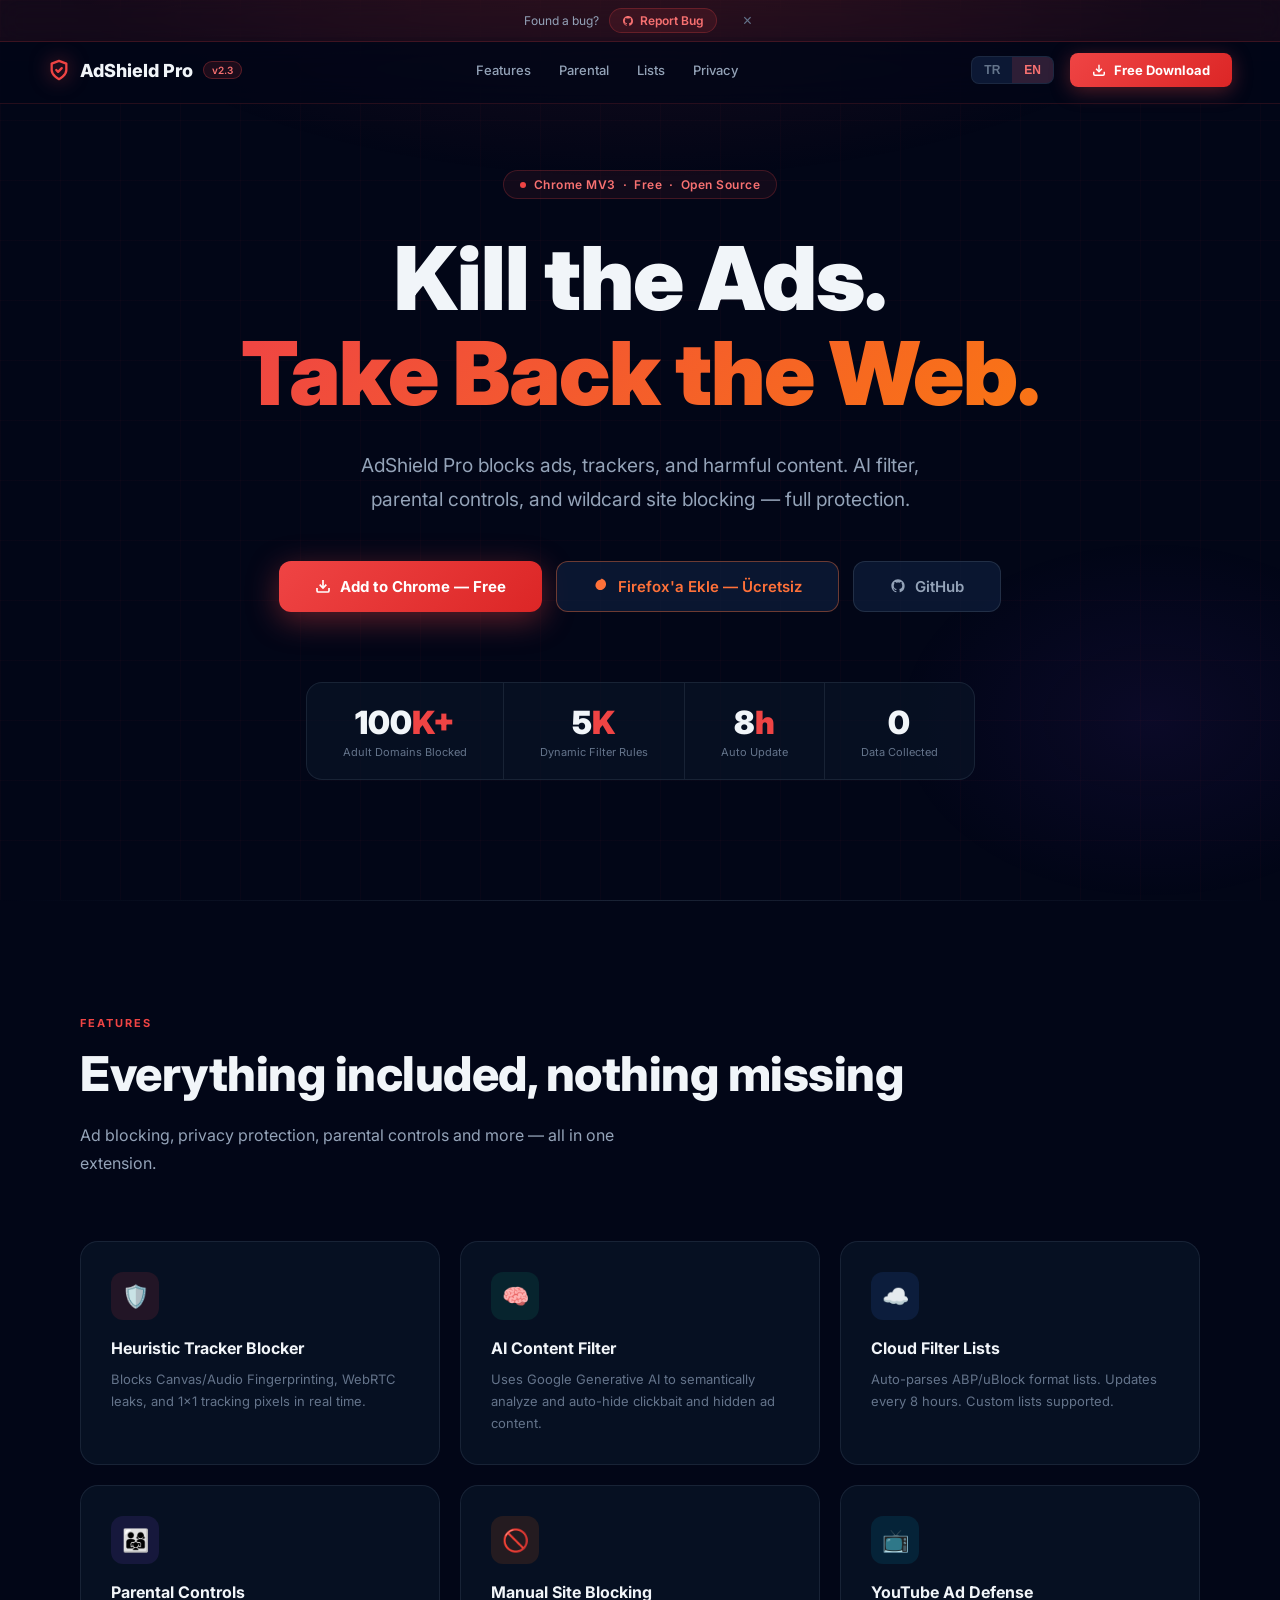
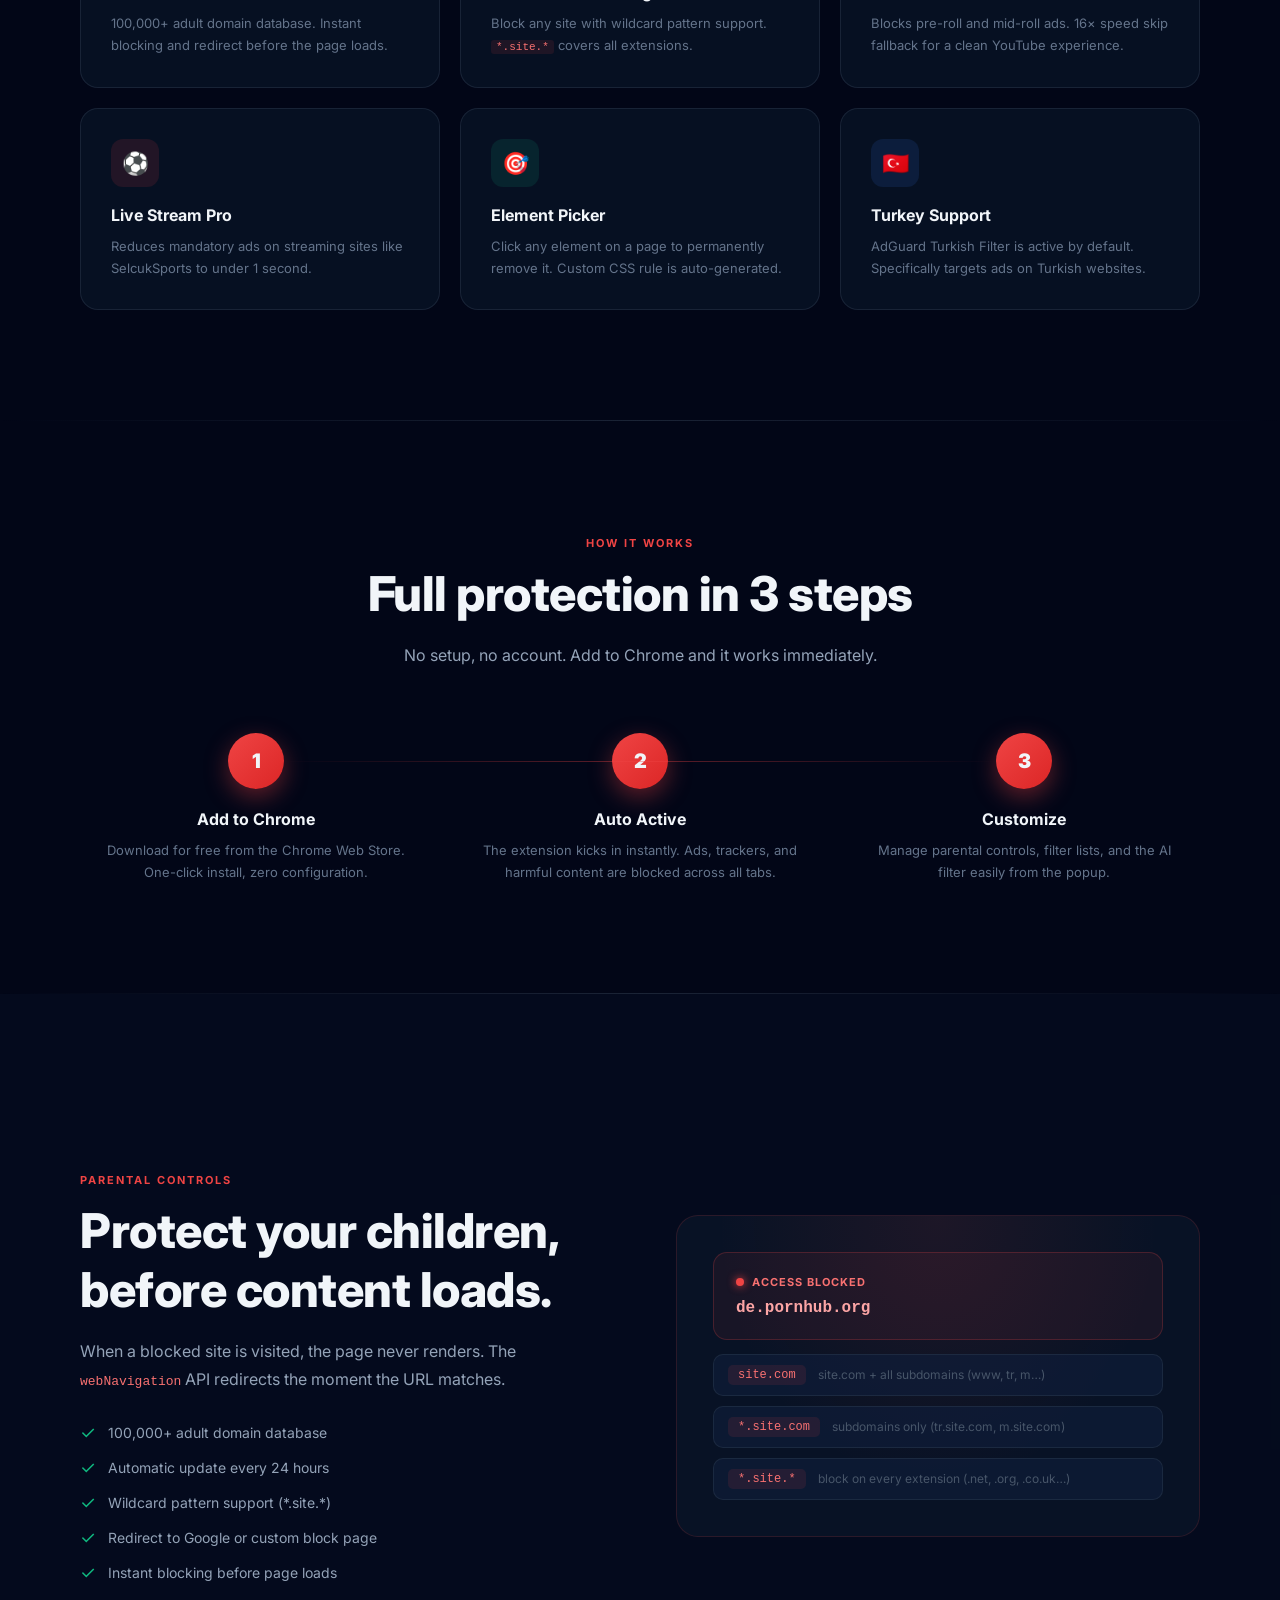
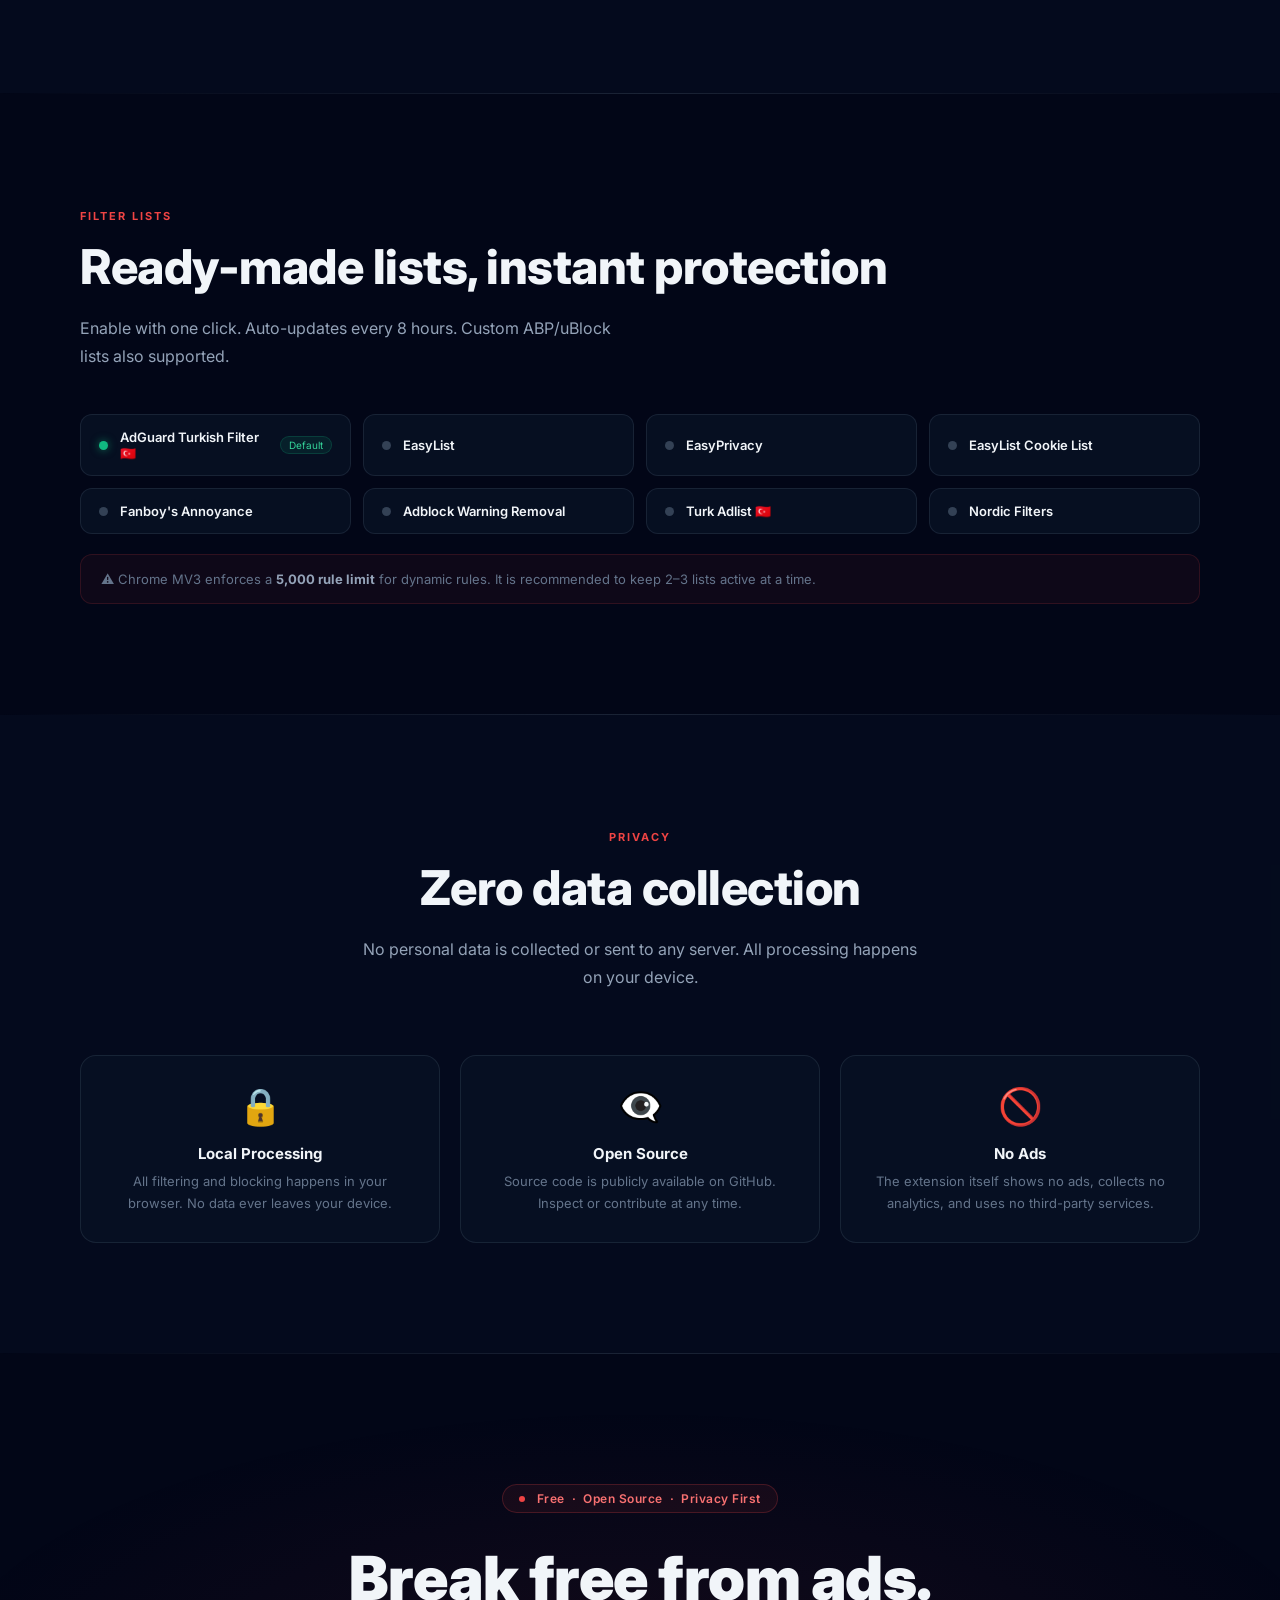
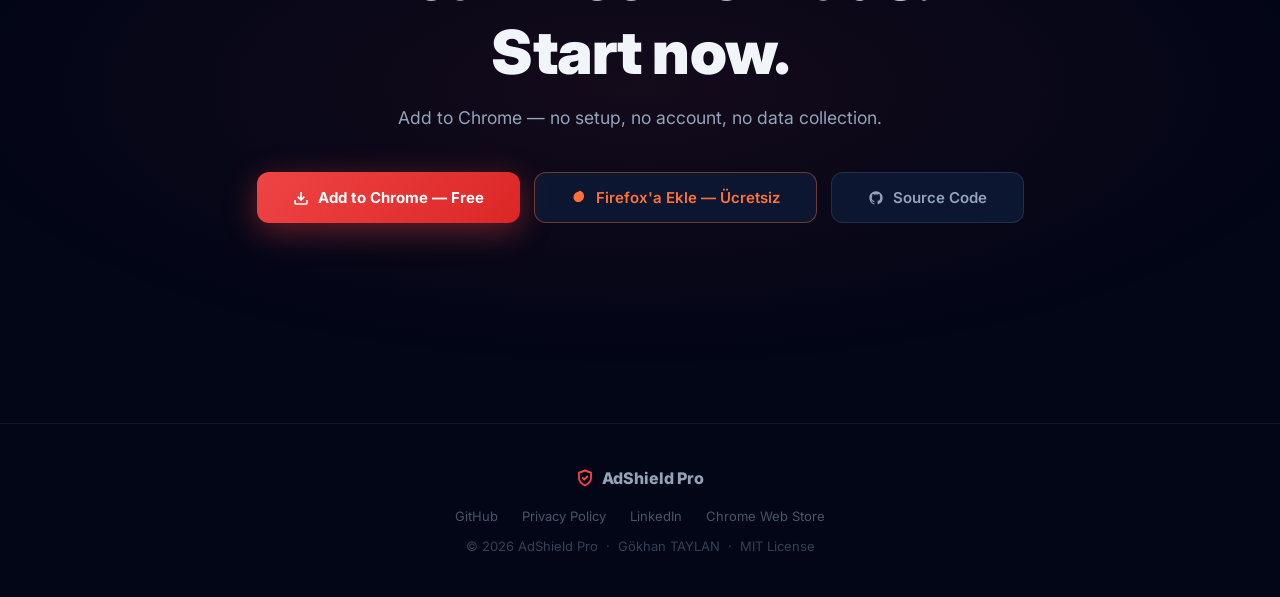
<file: pages/index.html>
<!doctype html>
<html lang="tr">
<head>
  <meta charset="utf-8"/>
  <meta name="viewport" content="width=device-width,initial-scale=1"/>
  <title>AdShield Pro — Akıllı Reklam Engelleyici</title>
  <meta name="description" content="AdShield Pro ile reklamları, takipçileri ve zararlı içerikleri engelleyin."/>
  <link rel="preconnect" href="https://fonts.googleapis.com"/>
  <link href="https://fonts.googleapis.com/css2?family=Inter:wght@300;400;500;600;700;800;900&display=swap" rel="stylesheet"/>
  <style>
    *,*::before,*::after{margin:0;padding:0;box-sizing:border-box}
    :root{
      --red:#ef4444;--red2:#dc2626;--green:#10b981;--blue:#3b82f6;--purple:#8b5cf6;
      --bg:#020617;--border:rgba(239,68,68,0.15);--border2:rgba(51,65,85,0.4);
      --text:#f1f5f9;--muted:#64748b;--sub:#94a3b8;
    }
    html{scroll-behavior:smooth}
    body{font-family:'Inter',sans-serif;background:var(--bg);color:var(--text);overflow-x:hidden}
    .bg-glow{position:fixed;inset:0;pointer-events:none;z-index:0;
      background:radial-gradient(ellipse 80% 50% at 50% -10%,rgba(239,68,68,0.14) 0%,transparent 60%),
                radial-gradient(ellipse 40% 40% at 90% 80%,rgba(124,58,237,0.08) 0%,transparent 50%)}
    .grid-bg{position:fixed;inset:0;pointer-events:none;z-index:0;
      background-image:linear-gradient(rgba(239,68,68,0.03) 1px,transparent 1px),
                       linear-gradient(90deg,rgba(239,68,68,0.03) 1px,transparent 1px);
      background-size:60px 60px}
    nav{position:fixed;top:0;left:0;right:0;z-index:100;display:flex;align-items:center;
      justify-content:space-between;padding:16px 48px;
      background:rgba(2,6,23,0.75);backdrop-filter:blur(24px);border-bottom:1px solid var(--border)}
    .nav-logo{display:flex;align-items:center;gap:10px;font-weight:800;font-size:18px;text-decoration:none;color:var(--text)}
    .nav-logo svg{filter:drop-shadow(0 0 10px rgba(239,68,68,0.7))}
    .nav-badge{font-size:10px;background:rgba(239,68,68,0.12);border:1px solid rgba(239,68,68,0.3);color:#f87171;padding:2px 8px;border-radius:20px;font-weight:600}
    .nav-right{display:flex;align-items:center;gap:16px}
    .nav-links{display:flex;align-items:center;gap:28px}
    .nav-links a{color:var(--sub);font-size:13px;font-weight:500;text-decoration:none;transition:color .2s}
    .nav-links a:hover{color:var(--text)}
    .lang-toggle{display:flex;background:rgba(15,31,61,0.8);border:1px solid var(--border2);
      border-radius:8px;overflow:hidden}
    .lang-btn{padding:6px 12px;font-size:12px;font-weight:700;cursor:pointer;border:none;
      background:transparent;color:var(--muted);transition:all .2s}
    .lang-btn.active{background:rgba(239,68,68,0.15);color:#f87171}
    .bug-bar{position:fixed;top:0;left:0;right:0;z-index:200;
      display:flex;align-items:center;justify-content:center;gap:10px;
      background:rgba(239,68,68,0.08);border-bottom:1px solid rgba(239,68,68,0.18);
      backdrop-filter:blur(12px);padding:8px 16px;font-size:12px;color:var(--sub)}
    .bug-bar a{display:inline-flex;align-items:center;gap:6px;
      color:#f87171;font-weight:600;text-decoration:none;
      background:rgba(239,68,68,0.1);border:1px solid rgba(239,68,68,0.25);
      padding:4px 12px;border-radius:20px;transition:all .2s}
    .bug-bar a:hover{background:rgba(239,68,68,0.2);border-color:rgba(239,68,68,0.5)}
    .bug-bar-close{margin-left:12px;background:none;border:none;color:var(--muted);
      cursor:pointer;font-size:16px;line-height:1;padding:0 4px;transition:color .2s}
    .bug-bar-close:hover{color:var(--text)}
    nav{top:37px}
    .nav-cta{display:inline-flex;align-items:center;gap:8px;
      background:linear-gradient(135deg,var(--red),var(--red2));
      color:#fff;padding:9px 22px;border-radius:8px;font-size:13px;font-weight:700;
      text-decoration:none;transition:all .2s;box-shadow:0 4px 20px rgba(239,68,68,0.35)}
    .nav-cta:hover{transform:translateY(-1px);box-shadow:0 6px 30px rgba(239,68,68,0.5)}
    .hero{position:relative;z-index:1;min-height:100vh;display:flex;flex-direction:column;
      align-items:center;justify-content:center;text-align:center;padding:130px 24px 80px}
    .hero-tag{display:inline-flex;align-items:center;gap:8px;
      background:rgba(239,68,68,0.07);border:1px solid rgba(239,68,68,0.22);
      color:#f87171;padding:6px 16px;border-radius:20px;font-size:12px;font-weight:600;
      letter-spacing:.5px;margin-bottom:32px}
    .blink{width:6px;height:6px;background:var(--red);border-radius:50%;animation:blink 1.2s ease-in-out infinite}
    @keyframes blink{0%,100%{opacity:1;box-shadow:0 0 6px var(--red)}50%{opacity:.2;box-shadow:none}}
    h1{font-size:clamp(2.8rem,7.5vw,5.5rem);font-weight:900;line-height:1.08;margin-bottom:28px;letter-spacing:-1px}
    h1 .grad{background:linear-gradient(135deg,#ef4444 0%,#f97316 50%,#ef4444 100%);
      background-size:200%;-webkit-background-clip:text;background-clip:text;-webkit-text-fill-color:transparent;
      animation:shimmer 3s linear infinite}
    @keyframes shimmer{0%{background-position:0%}100%{background-position:200%}}
    .hero-sub{font-size:clamp(1rem,2vw,1.2rem);color:var(--sub);max-width:580px;line-height:1.75;margin-bottom:44px}
    .hero-btns{display:flex;gap:14px;flex-wrap:wrap;justify-content:center;margin-bottom:70px}
    .btn-primary{display:inline-flex;align-items:center;gap:9px;
      background:linear-gradient(135deg,var(--red),var(--red2));color:#fff;
      padding:15px 36px;border-radius:12px;font-size:15px;font-weight:700;
      text-decoration:none;transition:all .25s;box-shadow:0 8px 32px rgba(239,68,68,0.4)}
    .btn-primary:hover{transform:translateY(-3px);box-shadow:0 14px 44px rgba(239,68,68,0.55)}
    .btn-ghost{display:inline-flex;align-items:center;gap:9px;
      background:rgba(15,31,61,0.7);border:1px solid rgba(51,65,85,0.6);
      color:var(--sub);padding:15px 36px;border-radius:12px;font-size:15px;font-weight:600;
      text-decoration:none;transition:all .25s}
    .btn-ghost:hover{background:rgba(30,41,59,0.9);color:var(--text)}
    .hero-stats{display:flex;gap:0;flex-wrap:wrap;justify-content:center;
      background:rgba(10,22,40,0.6);border:1px solid var(--border2);border-radius:16px;overflow:hidden}
    .stat{text-align:center;padding:20px 36px;border-right:1px solid var(--border2)}
    .stat:last-child{border-right:none}
    .stat-num{font-size:2rem;font-weight:900}
    .stat-num span{color:var(--red)}
    .stat-label{font-size:11px;color:var(--muted);margin-top:3px}
    section{position:relative;z-index:1;padding:110px 24px}
    .container{max-width:1120px;margin:0 auto}
    .section-tag{display:inline-block;font-size:11px;font-weight:700;letter-spacing:2px;
      text-transform:uppercase;color:var(--red);margin-bottom:14px}
    .section-title{font-size:clamp(1.9rem,4vw,3rem);font-weight:800;margin-bottom:18px;letter-spacing:-.5px}
    .section-sub{color:var(--sub);font-size:1rem;line-height:1.75;max-width:560px}
    .features-grid{display:grid;grid-template-columns:repeat(3,1fr);gap:20px;margin-top:64px}
    .feat-card{background:rgba(10,22,40,0.65);border:1px solid var(--border2);
      border-radius:18px;padding:30px;transition:all .3s;cursor:default;position:relative;overflow:hidden}
    .feat-card::before{content:'';position:absolute;inset:0;opacity:0;transition:opacity .3s;
      background:radial-gradient(ellipse at 50% 0%,rgba(239,68,68,0.06) 0%,transparent 70%)}
    .feat-card:hover{border-color:rgba(239,68,68,0.3);transform:translateY(-5px);box-shadow:0 24px 60px rgba(0,0,0,0.45)}
    .feat-card:hover::before{opacity:1}
    .feat-icon{width:48px;height:48px;border-radius:12px;display:flex;align-items:center;justify-content:center;font-size:22px;margin-bottom:18px}
    .feat-icon.red{background:rgba(239,68,68,0.12)}.feat-icon.green{background:rgba(16,185,129,0.12)}
    .feat-icon.blue{background:rgba(59,130,246,0.12)}.feat-icon.purple{background:rgba(139,92,246,0.12)}
    .feat-icon.orange{background:rgba(249,115,22,0.12)}.feat-icon.cyan{background:rgba(6,182,212,0.12)}
    .feat-card h3{font-size:16px;font-weight:700;margin-bottom:10px}
    .feat-card p{font-size:13px;color:var(--muted);line-height:1.7}
    .steps{display:grid;grid-template-columns:repeat(3,1fr);gap:32px;margin-top:64px;position:relative}
    .steps::before{content:'';position:absolute;top:28px;left:calc(16.66% + 16px);
      right:calc(16.66% + 16px);height:1px;
      background:linear-gradient(90deg,transparent,rgba(239,68,68,0.4),transparent)}
    .step{text-align:center;padding:0 16px}
    .step-num{width:56px;height:56px;border-radius:50%;
      background:linear-gradient(135deg,var(--red),var(--red2));
      display:flex;align-items:center;justify-content:center;font-size:20px;font-weight:900;
      margin:0 auto 20px;box-shadow:0 8px 24px rgba(239,68,68,0.4)}
    .step h3{font-size:16px;font-weight:700;margin-bottom:10px}
    .step p{font-size:13px;color:var(--muted);line-height:1.7}
    .parental-wrap{display:grid;grid-template-columns:1fr 1fr;gap:72px;align-items:center;margin-top:64px}
    .parental-visual{background:rgba(10,22,40,0.8);border:1px solid var(--border);
      border-radius:22px;padding:36px;position:relative;overflow:hidden}
    .parental-visual::before{content:'';position:absolute;inset:0;
      background:radial-gradient(ellipse at 50% 0%,rgba(239,68,68,0.09) 0%,transparent 60%)}
    .block-demo{background:rgba(239,68,68,0.07);border:1px solid rgba(239,68,68,0.22);
      border-radius:14px;padding:22px;margin-bottom:14px;position:relative;z-index:1}
    .block-demo-header{display:flex;align-items:center;gap:8px;margin-bottom:10px}
    .block-dot{width:8px;height:8px;background:var(--red);border-radius:50%;
      box-shadow:0 0 8px var(--red);animation:blink 1.2s ease-in-out infinite}
    .block-demo-title{font-size:11px;font-weight:700;color:#f87171;letter-spacing:1px}
    .block-demo-domain{font-size:16px;font-weight:700;color:#fca5a5;font-family:monospace}
    .pattern-list{display:flex;flex-direction:column;gap:10px;position:relative;z-index:1}
    .pattern-item{display:flex;align-items:center;gap:12px;padding:10px 14px;
      background:rgba(15,31,61,0.6);border-radius:10px;border:1px solid var(--border2)}
    .pattern-code{font-size:12px;color:#f87171;font-family:monospace;
      background:rgba(239,68,68,0.1);padding:3px 10px;border-radius:5px;white-space:nowrap}
    .pattern-desc{font-size:12px;color:#475569}
    .check-list{display:flex;flex-direction:column;gap:14px;margin-top:28px}
    .check-item{display:flex;align-items:center;gap:12px;font-size:14px;color:var(--sub)}
    .check-item span.icon{color:var(--green);font-size:18px;flex-shrink:0}
    .lists-grid{display:grid;grid-template-columns:repeat(auto-fit,minmax(230px,1fr));gap:12px;margin-top:44px}
    .list-item{display:flex;align-items:center;gap:12px;background:rgba(10,22,40,0.6);
      border:1px solid var(--border2);border-radius:12px;padding:14px 18px;transition:border-color .2s}
    .list-item:hover{border-color:rgba(100,116,139,0.5)}
    .list-dot{width:9px;height:9px;border-radius:50%;flex-shrink:0}
    .list-dot.on{background:var(--green);box-shadow:0 0 8px rgba(16,185,129,0.6)}
    .list-dot.off{background:#334155}
    .list-name{font-size:13px;font-weight:600;flex:1}
    .list-badge{font-size:10px;background:rgba(16,185,129,0.1);color:#34d399;
      border:1px solid rgba(16,185,129,0.2);padding:2px 8px;border-radius:10px;white-space:nowrap}
    .privacy-grid{display:grid;grid-template-columns:repeat(3,1fr);gap:20px;margin-top:64px}
    .priv-card{background:rgba(10,22,40,0.5);border:1px solid var(--border2);border-radius:16px;padding:28px;text-align:center}
    .priv-icon{font-size:36px;margin-bottom:16px}
    .priv-card h3{font-size:15px;font-weight:700;margin-bottom:8px}
    .priv-card p{font-size:13px;color:var(--muted);line-height:1.65}
    .cta-section{position:relative;z-index:1;text-align:center;padding:130px 24px;
      background:radial-gradient(ellipse 80% 60% at 50% 50%,rgba(239,68,68,0.08) 0%,transparent 70%)}
    .cta-section h2{font-size:clamp(2.2rem,5vw,3.8rem);font-weight:900;margin-bottom:18px;letter-spacing:-.5px}
    .cta-section p{color:var(--sub);font-size:1.1rem;margin-bottom:44px;max-width:500px;margin-left:auto;margin-right:auto}
    footer{position:relative;z-index:1;border-top:1px solid rgba(51,65,85,0.3);
      padding:44px 24px;text-align:center;color:#334155;font-size:13px}
    footer a{color:#475569;text-decoration:none;transition:color .2s}
    footer a:hover{color:var(--sub)}
    .footer-logo{display:flex;align-items:center;justify-content:center;gap:8px;
      font-weight:800;font-size:16px;color:var(--sub);margin-bottom:20px}
    .divider{position:relative;z-index:1;height:1px;
      background:linear-gradient(90deg,transparent,rgba(51,65,85,0.5),transparent)}
    @media(max-width:900px){
      nav{padding:14px 20px}
      .nav-links{display:none}
      .features-grid{grid-template-columns:1fr 1fr}
      .steps{grid-template-columns:1fr}.steps::before{display:none}
      .parental-wrap{grid-template-columns:1fr}
      .privacy-grid{grid-template-columns:1fr 1fr}
    }
    @media(max-width:600px){
      .features-grid{grid-template-columns:1fr}
      .privacy-grid{grid-template-columns:1fr}
      .hero-stats{flex-direction:column}
      .stat{border-right:none;border-bottom:1px solid var(--border2)}
      .stat:last-child{border-bottom:none}
    }
    .reveal{opacity:0;transform:translateY(28px);transition:opacity .6s ease,transform .6s ease}
    .reveal.visible{opacity:1;transform:none}
  </style>
</head>
<body>
<div class="bg-glow"></div>
<div class="grid-bg"></div>

<div class="bug-bar" id="bug-bar">
  <span data-i18n="bug_bar_text">Bir sorun mu buldunuz?</span>
  <a href="https://github.com/gkhantyln/AdShieldPro/issues/new?template=bug_report.md" target="_blank">
    <svg viewBox="0 0 24 24" width="12" height="12" fill="currentColor"><path d="M12 2C6.477 2 2 6.484 2 12.017c0 4.425 2.865 8.18 6.839 9.504.5.092.682-.217.682-.483 0-.237-.008-.868-.013-1.703-2.782.605-3.369-1.343-3.369-1.343-.454-1.158-1.11-1.466-1.11-1.466-.908-.62.069-.608.069-.608 1.003.07 1.531 1.032 1.531 1.032.892 1.53 2.341 1.088 2.91.832.092-.647.35-1.088.636-1.338-2.22-.253-4.555-1.113-4.555-4.951 0-1.093.39-1.988 1.029-2.688-.103-.253-.446-1.272.098-2.65 0 0 .84-.27 2.75 1.026A9.564 9.564 0 0112 6.844c.85.004 1.705.115 2.504.337 1.909-1.296 2.747-1.027 2.747-1.027.546 1.379.202 2.398.1 2.651.64.7 1.028 1.595 1.028 2.688 0 3.848-2.339 4.695-4.566 4.943.359.309.678.92.678 1.855 0 1.338-.012 2.419-.012 2.747 0 .268.18.58.688.482A10.019 10.019 0 0022 12.017C22 6.484 17.522 2 12 2z"/></svg>
    <span data-i18n="bug_bar_cta">Bug Raporla</span>
  </a>
  <button class="bug-bar-close" onclick="document.getElementById('bug-bar').style.display='none';document.querySelector('nav').style.top='0'" aria-label="Kapat">×</button>
</div>

<nav>
  <a href="#" class="nav-logo">
    <svg viewBox="0 0 24 24" width="22" height="22" fill="none" stroke="#ef4444" stroke-width="2.5" stroke-linecap="round" stroke-linejoin="round">
      <path d="M12 22s8-4 8-10V5l-8-3-8 3v7c0 6 8 10 8 10z"/>
      <path d="M9 12l2 2 4-4"/>
    </svg>
    AdShield Pro <span class="nav-badge" id="version-badge">v2.3</span>
  </a>
  <div class="nav-links">
    <a href="#features" data-i18n="nav_features">Özellikler</a>
    <a href="#parental" data-i18n="nav_parental">Ebeveyn</a>
    <a href="#lists" data-i18n="nav_lists">Listeler</a>
    <a href="#privacy" data-i18n="nav_privacy">Gizlilik</a>
  </div>
  <div class="nav-right">
    <div class="lang-toggle">
      <button class="lang-btn active" onclick="setLang('tr')">TR</button>
      <button class="lang-btn" onclick="setLang('en')">EN</button>
    </div>
    <a href="https://chromewebstore.google.com/detail/adshield-pro/eibnkbhhjiogbffbbfjpamabjmlchmbd" class="nav-cta" target="_blank">
      <svg viewBox="0 0 24 24" width="14" height="14" fill="none" stroke="currentColor" stroke-width="2.5"><path d="M21 15v4a2 2 0 01-2 2H5a2 2 0 01-2-2v-4"/><polyline points="7 10 12 15 17 10"/><line x1="12" y1="15" x2="12" y2="3"/></svg>
      <span data-i18n="nav_cta">Ücretsiz İndir</span>
    </a>
  </div>
</nav>

<div class="hero">
  <div class="hero-tag"><div class="blink"></div> <span data-i18n="hero_tag">Chrome MV3 &nbsp;·&nbsp; Ücretsiz &nbsp;·&nbsp; Açık Kaynak</span></div>
  <h1 data-i18n="hero_h1">Reklamları Sil.<br/><span class="grad">İnterneti Geri Al.</span></h1>
  <p class="hero-sub" data-i18n="hero_sub">AdShield Pro, reklamları, takipçileri ve zararlı içerikleri engeller. AI filtresi, ebeveyn kontrolü ve wildcard site engelleme ile tam koruma.</p>
  <div class="hero-btns">
    <a href="https://chromewebstore.google.com/detail/adshield-pro/eibnkbhhjiogbffbbfjpamabjmlchmbd" class="btn-primary" target="_blank">
      <svg viewBox="0 0 24 24" width="16" height="16" fill="none" stroke="currentColor" stroke-width="2.5"><path d="M21 15v4a2 2 0 01-2 2H5a2 2 0 01-2-2v-4"/><polyline points="7 10 12 15 17 10"/><line x1="12" y1="15" x2="12" y2="3"/></svg>
      <span data-i18n="btn_install">Chrome'a Ekle — Ücretsiz</span>
    </a>
    <a href="https://addons.mozilla.org/tr/firefox/addon/adshield-pro/" class="btn-ghost" target="_blank" style="border-color:rgba(255,113,57,0.4);color:#ff7139;">
      <svg viewBox="0 0 24 24" width="16" height="16" fill="currentColor"><path d="M12 2C6.48 2 2 6.48 2 12s4.48 10 10 10 10-4.48 10-10S17.52 2 12 2zm-1 14H9V8h2v8zm4 0h-2V8h2v8z" style="display:none"/><path d="M12.152 2.306c-.52.044-1.036.13-1.54.258C7.68 3.29 5.29 5.37 4.22 8.1c-.34.87-.52 1.8-.52 2.74 0 .48.04.96.13 1.43.09.47.23.93.41 1.37.37.88.91 1.68 1.59 2.36.68.68 1.48 1.22 2.36 1.59.44.18.9.32 1.37.41.47.09.95.13 1.43.13.94 0 1.87-.18 2.74-.52 2.73-1.07 4.81-3.46 5.54-6.39.13-.5.2-1.02.24-1.54.04-.52.02-1.04-.04-1.56-.13-.96-.43-1.89-.88-2.74-.45-.85-1.06-1.62-1.79-2.26-.73-.64-1.57-1.14-2.48-1.47-.45-.16-.92-.28-1.39-.34-.24-.03-.47-.05-.71-.05z"/></svg>
      Firefox'a Ekle — Ücretsiz
    </a>
    <a href="https://github.com/gkhantyln/AdShieldPro" class="btn-ghost" target="_blank">
      <svg viewBox="0 0 24 24" width="16" height="16" fill="currentColor"><path d="M12 2C6.477 2 2 6.484 2 12.017c0 4.425 2.865 8.18 6.839 9.504.5.092.682-.217.682-.483 0-.237-.008-.868-.013-1.703-2.782.605-3.369-1.343-3.369-1.343-.454-1.158-1.11-1.466-1.11-1.466-.908-.62.069-.608.069-.608 1.003.07 1.531 1.032 1.531 1.032.892 1.53 2.341 1.088 2.91.832.092-.647.35-1.088.636-1.338-2.22-.253-4.555-1.113-4.555-4.951 0-1.093.39-1.988 1.029-2.688-.103-.253-.446-1.272.098-2.65 0 0 .84-.27 2.75 1.026A9.564 9.564 0 0112 6.844c.85.004 1.705.115 2.504.337 1.909-1.296 2.747-1.027 2.747-1.027.546 1.379.202 2.398.1 2.651.64.7 1.028 1.595 1.028 2.688 0 3.848-2.339 4.695-4.566 4.943.359.309.678.92.678 1.855 0 1.338-.012 2.419-.012 2.747 0 .268.18.58.688.482A10.019 10.019 0 0022 12.017C22 6.484 17.522 2 12 2z"/></svg>
      GitHub
    </a>
  </div>
  <div class="hero-stats">
    <div class="stat"><div class="stat-num">100<span>K+</span></div><div class="stat-label" data-i18n="stat1">Yetişkin Domain Engeli</div></div>
    <div class="stat"><div class="stat-num">5<span>K</span></div><div class="stat-label" data-i18n="stat2">Dinamik Filtre Kuralı</div></div>
    <div class="stat"><div class="stat-num">8<span data-i18n="stat3_unit">sa</span></div><div class="stat-label" data-i18n="stat3">Otomatik Güncelleme</div></div>
    <div class="stat"><div class="stat-num">0</div><div class="stat-label" data-i18n="stat4">Veri Toplama</div></div>
  </div>
</div>

<div class="divider"></div>

<section id="features">
  <div class="container">
    <div class="reveal">
      <div class="section-tag" data-i18n="sec_features_tag">ÖZELLİKLER</div>
      <h2 class="section-title" data-i18n="sec_features_title">Her şey dahil, hiçbir şey eksik</h2>
      <p class="section-sub" data-i18n="sec_features_sub">Tek bir eklenti ile reklam engelleme, gizlilik koruması, ebeveyn kontrolü ve daha fazlası.</p>
    </div>
    <div class="features-grid">
      <div class="feat-card reveal"><div class="feat-icon red">🛡️</div><h3 data-i18n="f1_title">Heuristik Takip Engeli</h3><p data-i18n="f1_desc">Canvas/Audio Fingerprinting, WebRTC leak ve 1×1 tracking pixel'leri gerçek zamanlı olarak engeller.</p></div>
      <div class="feat-card reveal"><div class="feat-icon green">🧠</div><h3 data-i18n="f2_title">AI İçerik Filtresi</h3><p data-i18n="f2_desc">Google Generative AI ile clickbait ve gizli reklam içeriklerini semantik olarak analiz eder, otomatik gizler.</p></div>
      <div class="feat-card reveal"><div class="feat-icon blue">☁️</div><h3 data-i18n="f3_title">Bulut Filtre Listeleri</h3><p data-i18n="f3_desc">ABP/uBlock formatındaki listeleri otomatik parse eder. 8 saatte bir güncellenir. Özel liste eklenebilir.</p></div>
      <div class="feat-card reveal"><div class="feat-icon purple">👨‍👩‍👧</div><h3 data-i18n="f4_title">Ebeveyn Kontrolü</h3><p data-i18n="f4_desc">100.000+ alan adı içeren yetişkin içerik veritabanı. Sayfa yüklenmeden anında engelleme ve yönlendirme.</p></div>
      <div class="feat-card reveal"><div class="feat-icon orange">🚫</div><h3 data-i18n="f5_title">Manuel Site Engelleme</h3><p data-i18n="f5_desc">Wildcard pattern desteği ile istediğiniz siteleri engelleyin. <code style="font-size:11px;color:#f87171;background:rgba(239,68,68,0.1);padding:1px 5px;border-radius:3px">*.site.*</code> formatı tüm uzantıları kapsar.</p></div>
      <div class="feat-card reveal"><div class="feat-icon cyan">📺</div><h3 data-i18n="f6_title">YouTube Reklam Savunması</h3><p data-i18n="f6_desc">Pre-roll ve mid-roll reklamları engeller. 16× hız atlama fallback ile YouTube deneyimini temizler.</p></div>
      <div class="feat-card reveal"><div class="feat-icon red">⚽</div><h3 data-i18n="f7_title">Canlı Yayın Pro</h3><p data-i18n="f7_desc">SelcukSports gibi yayın sitelerindeki zorunlu reklamları 1 saniyenin altına indirir.</p></div>
      <div class="feat-card reveal"><div class="feat-icon green">🎯</div><h3 data-i18n="f8_title">Element Seçici</h3><p data-i18n="f8_desc">Sayfadan herhangi bir elementi tıklayarak kalıcı olarak kaldırın. Özel CSS kuralı otomatik oluşturulur.</p></div>
      <div class="feat-card reveal"><div class="feat-icon blue">🇹🇷</div><h3 data-i18n="f9_title">Türkiye Desteği</h3><p data-i18n="f9_desc">AdGuard Turkish Filter varsayılan olarak aktif. Türk sitelerdeki reklamları özel olarak hedefler.</p></div>
    </div>
  </div>
</section>

<div class="divider"></div>

<section>
  <div class="container">
    <div class="reveal" style="text-align:center">
      <div class="section-tag" data-i18n="sec_how_tag">NASIL ÇALIŞIR</div>
      <h2 class="section-title" data-i18n="sec_how_title">3 adımda tam koruma</h2>
      <p class="section-sub" style="margin:0 auto" data-i18n="sec_how_sub">Kurulum yok, hesap yok. Chrome'a ekleyin ve hemen çalışmaya başlasın.</p>
    </div>
    <div class="steps">
      <div class="step reveal"><div class="step-num">1</div><h3 data-i18n="step1_title">Chrome'a Ekle</h3><p data-i18n="step1_desc">Chrome Web Store'dan ücretsiz olarak indirin. Tek tıkla kurulum, sıfır yapılandırma.</p></div>
      <div class="step reveal"><div class="step-num">2</div><h3 data-i18n="step2_title">Otomatik Aktif</h3><p data-i18n="step2_desc">Eklenti anında devreye girer. Tüm sekmelerde reklamlar, takipçiler ve zararlı içerikler engellenir.</p></div>
      <div class="step reveal"><div class="step-num">3</div><h3 data-i18n="step3_title">Özelleştir</h3><p data-i18n="step3_desc">Ebeveyn kontrolü, filtre listeleri ve AI filtresini popup üzerinden kolayca yönetin.</p></div>
    </div>
  </div>
</section>

<div class="divider"></div>

<section id="parental" style="background:rgba(10,22,40,0.35)">
  <div class="container">
    <div class="parental-wrap">
      <div class="reveal">
        <div class="section-tag" data-i18n="sec_parental_tag">EBEVEYN KONTROLÜ</div>
        <h2 class="section-title" data-i18n="sec_parental_title">Çocuklarınızı koruyun,<br/>içerik görünmeden.</h2>
        <p class="section-sub" style="margin-bottom:0" data-i18n="sec_parental_sub">Engellenen siteye gidildiğinde sayfa içeriği hiç yüklenmez. <code style="color:#f87171;font-size:13px">webNavigation</code> API'si ile URL eşleştiği anda yönlendirme yapılır.</p>
        <div class="check-list">
          <div class="check-item"><span class="icon">✓</span><span data-i18n="p1">100.000+ yetişkin domain veritabanı</span></div>
          <div class="check-item"><span class="icon">✓</span><span data-i18n="p2">24 saatte bir otomatik güncelleme</span></div>
          <div class="check-item"><span class="icon">✓</span><span data-i18n="p3">Wildcard pattern desteği (*.site.*)</span></div>
          <div class="check-item"><span class="icon">✓</span><span data-i18n="p4">Google veya özel engel sayfasına yönlendirme</span></div>
          <div class="check-item"><span class="icon">✓</span><span data-i18n="p5">Sayfa yüklenmeden anında engelleme</span></div>
        </div>
      </div>
      <div class="parental-visual reveal">
        <div class="block-demo">
          <div class="block-demo-header"><div class="block-dot"></div><span class="block-demo-title" data-i18n="blocked_title">ERİŞİM ENGELLENDİ</span></div>
          <div class="block-demo-domain">de.pornhub.org</div>
        </div>
        <div class="pattern-list">
          <div class="pattern-item"><span class="pattern-code">site.com</span><span class="pattern-desc" data-i18n="pat1">site.com + tüm subdomainler (www, tr, m…)</span></div>
          <div class="pattern-item"><span class="pattern-code">*.site.com</span><span class="pattern-desc" data-i18n="pat2">sadece subdomainler (tr.site.com, m.site.com)</span></div>
          <div class="pattern-item"><span class="pattern-code">*.site.*</span><span class="pattern-desc" data-i18n="pat3">her uzantıda engelle (.net, .org, .co.uk…)</span></div>
        </div>
      </div>
    </div>
  </div>
</section>

<div class="divider"></div>

<section id="lists">
  <div class="container">
    <div class="reveal">
      <div class="section-tag" data-i18n="sec_lists_tag">FİLTRE LİSTELERİ</div>
      <h2 class="section-title" data-i18n="sec_lists_title">Hazır listeler, anında koruma</h2>
      <p class="section-sub" data-i18n="sec_lists_sub">Tek tıkla aktif edin. 8 saatte bir otomatik güncellenir. Özel ABP/uBlock listesi de ekleyebilirsiniz.</p>
    </div>
    <div class="lists-grid reveal">
      <div class="list-item"><div class="list-dot on"></div><span class="list-name">AdGuard Turkish Filter 🇹🇷</span><span class="list-badge" data-i18n="default_badge">Varsayılan</span></div>
      <div class="list-item"><div class="list-dot off"></div><span class="list-name">EasyList</span></div>
      <div class="list-item"><div class="list-dot off"></div><span class="list-name">EasyPrivacy</span></div>
      <div class="list-item"><div class="list-dot off"></div><span class="list-name">EasyList Cookie List</span></div>
      <div class="list-item"><div class="list-dot off"></div><span class="list-name">Fanboy's Annoyance</span></div>
      <div class="list-item"><div class="list-dot off"></div><span class="list-name">Adblock Warning Removal</span></div>
      <div class="list-item"><div class="list-dot off"></div><span class="list-name">Turk Adlist 🇹🇷</span></div>
      <div class="list-item"><div class="list-dot off"></div><span class="list-name">Nordic Filters</span></div>
    </div>
    <div class="reveal" style="margin-top:20px;padding:16px 20px;background:rgba(239,68,68,0.05);border:1px solid rgba(239,68,68,0.15);border-radius:12px;font-size:13px;color:var(--muted)">
      <span data-i18n="lists_warning">⚠️ Chrome MV3, dynamic rules için <strong style="color:var(--sub)">5.000 kural limiti</strong> uygular. Aynı anda 2–3 liste açmanız önerilir.</span>
    </div>
  </div>
</section>

<div class="divider"></div>

<section id="privacy" style="background:rgba(10,22,40,0.35)">
  <div class="container">
    <div class="reveal" style="text-align:center">
      <div class="section-tag" data-i18n="sec_priv_tag">GİZLİLİK</div>
      <h2 class="section-title" data-i18n="sec_priv_title">Sıfır veri toplama</h2>
      <p class="section-sub" style="margin:0 auto" data-i18n="sec_priv_sub">Hiçbir kişisel veri toplanmaz, sunucuya gönderilmez. Tüm işlemler cihazınızda gerçekleşir.</p>
    </div>
    <div class="privacy-grid">
      <div class="priv-card reveal"><div class="priv-icon">🔒</div><h3 data-i18n="priv1_title">Yerel İşlem</h3><p data-i18n="priv1_desc">Tüm filtreleme ve engelleme işlemleri tarayıcınızda gerçekleşir. Hiçbir veri dışarı çıkmaz.</p></div>
      <div class="priv-card reveal"><div class="priv-icon">👁️‍🗨️</div><h3 data-i18n="priv2_title">Açık Kaynak</h3><p data-i18n="priv2_desc">Kaynak kodu GitHub'da herkese açık. İstediğiniz zaman inceleyebilir, katkıda bulunabilirsiniz.</p></div>
      <div class="priv-card reveal"><div class="priv-icon">🚫</div><h3 data-i18n="priv3_title">Reklam Yok</h3><p data-i18n="priv3_desc">Eklentinin kendisi reklam göstermez, analitik toplamaz, üçüncü taraf servis kullanmaz.</p></div>
    </div>
  </div>
</section>

<div class="divider"></div>

<div class="cta-section">
  <div class="container">
    <div class="reveal">
      <div class="hero-tag" style="display:inline-flex;margin-bottom:28px"><div class="blink"></div><span data-i18n="cta_tag">&nbsp;Ücretsiz &nbsp;·&nbsp; Açık Kaynak &nbsp;·&nbsp; Gizlilik Odaklı</span></div>
      <h2 data-i18n="cta_title">Reklamlardan kurtulun.<br/><span class="grad">Şimdi başlayın.</span></h2>
      <p data-i18n="cta_sub">Chrome'a ekleyin, kurulum yok, hesap yok, veri toplama yok.</p>
      <div class="hero-btns" style="justify-content:center">
        <a href="https://chromewebstore.google.com/detail/adshield-pro/eibnkbhhjiogbffbbfjpamabjmlchmbd" class="btn-primary" target="_blank">
          <svg viewBox="0 0 24 24" width="16" height="16" fill="none" stroke="currentColor" stroke-width="2.5"><path d="M21 15v4a2 2 0 01-2 2H5a2 2 0 01-2-2v-4"/><polyline points="7 10 12 15 17 10"/><line x1="12" y1="15" x2="12" y2="3"/></svg>
          <span data-i18n="btn_install">Chrome'a Ekle — Ücretsiz</span>
        </a>
        <a href="https://addons.mozilla.org/tr/firefox/addon/adshield-pro/" class="btn-ghost" target="_blank" style="border-color:rgba(255,113,57,0.4);color:#ff7139;">
          <svg viewBox="0 0 24 24" width="16" height="16" fill="currentColor"><path d="M12.152 2.306c-.52.044-1.036.13-1.54.258C7.68 3.29 5.29 5.37 4.22 8.1c-.34.87-.52 1.8-.52 2.74 0 .48.04.96.13 1.43.09.47.23.93.41 1.37.37.88.91 1.68 1.59 2.36.68.68 1.48 1.22 2.36 1.59.44.18.9.32 1.37.41.47.09.95.13 1.43.13.94 0 1.87-.18 2.74-.52 2.73-1.07 4.81-3.46 5.54-6.39.13-.5.2-1.02.24-1.54.04-.52.02-1.04-.04-1.56-.13-.96-.43-1.89-.88-2.74-.45-.85-1.06-1.62-1.79-2.26-.73-.64-1.57-1.14-2.48-1.47-.45-.16-.92-.28-1.39-.34-.24-.03-.47-.05-.71-.05z"/></svg>
          Firefox'a Ekle — Ücretsiz
        </a>
        <a href="https://github.com/gkhantyln/AdShieldPro" class="btn-ghost" target="_blank">
          <svg viewBox="0 0 24 24" width="16" height="16" fill="currentColor"><path d="M12 2C6.477 2 2 6.484 2 12.017c0 4.425 2.865 8.18 6.839 9.504.5.092.682-.217.682-.483 0-.237-.008-.868-.013-1.703-2.782.605-3.369-1.343-3.369-1.343-.454-1.158-1.11-1.466-1.11-1.466-.908-.62.069-.608.069-.608 1.003.07 1.531 1.032 1.531 1.032.892 1.53 2.341 1.088 2.91.832.092-.647.35-1.088.636-1.338-2.22-.253-4.555-1.113-4.555-4.951 0-1.093.39-1.988 1.029-2.688-.103-.253-.446-1.272.098-2.65 0 0 .84-.27 2.75 1.026A9.564 9.564 0 0112 6.844c.85.004 1.705.115 2.504.337 1.909-1.296 2.747-1.027 2.747-1.027.546 1.379.202 2.398.1 2.651.64.7 1.028 1.595 1.028 2.688 0 3.848-2.339 4.695-4.566 4.943.359.309.678.92.678 1.855 0 1.338-.012 2.419-.012 2.747 0 .268.18.58.688.482A10.019 10.019 0 0022 12.017C22 6.484 17.522 2 12 2z"/></svg>
          <span data-i18n="btn_source">Kaynak Kodu</span>
        </a>
      </div>
    </div>
  </div>
</div>

<footer>
  <div class="footer-logo">
    <svg viewBox="0 0 24 24" width="18" height="18" fill="none" stroke="#ef4444" stroke-width="2.5" stroke-linecap="round" stroke-linejoin="round">
      <path d="M12 22s8-4 8-10V5l-8-3-8 3v7c0 6 8 10 8 10z"/>
      <path d="M9 12l2 2 4-4"/>
    </svg>
    AdShield Pro
  </div>
  <div style="margin-bottom:14px;display:flex;gap:24px;justify-content:center;flex-wrap:wrap">
    <a href="https://github.com/gkhantyln/AdShieldPro" target="_blank">GitHub</a>
    <a href="/privacy_policy.html" target="_blank" data-i18n="footer_privacy">Gizlilik Politikası</a>
    <a href="https://www.linkedin.com/in/gkhantyln/" target="_blank">LinkedIn</a>
    <a href="https://chromewebstore.google.com/detail/adshield-pro/eibnkbhhjiogbffbbfjpamabjmlchmbd" target="_blank">Chrome Web Store</a>
  </div>
  <div>© 2026 AdShield Pro &nbsp;·&nbsp; Gökhan TAYLAN &nbsp;·&nbsp; MIT License</div>
</footer>

<script>
  const i18n = {
    tr: {
      nav_features:'Özellikler', nav_parental:'Ebeveyn', nav_lists:'Listeler', nav_privacy:'Gizlilik',
      nav_cta:'Ücretsiz İndir',
      bug_bar_text:'Bir sorun mu buldunuz?', bug_bar_cta:'Bug Raporla',
      hero_tag:'Chrome MV3 \u00a0·\u00a0 Ücretsiz \u00a0·\u00a0 Açık Kaynak',
      hero_h1:'Reklamları Sil.<br/><span class="grad">İnterneti Geri Al.</span>',
      hero_sub:'AdShield Pro, reklamları, takipçileri ve zararlı içerikleri engeller. AI filtresi, ebeveyn kontrolü ve wildcard site engelleme ile tam koruma.',
      btn_install:"Chrome'a Ekle — Ücretsiz", btn_source:'Kaynak Kodu',
      stat1:'Yetişkin Domain Engeli', stat2:'Dinamik Filtre Kuralı', stat3:'Otomatik Güncelleme', stat3_unit:'sa', stat4:'Veri Toplama',
      sec_features_tag:'ÖZELLİKLER', sec_features_title:'Her şey dahil, hiçbir şey eksik',
      sec_features_sub:'Tek bir eklenti ile reklam engelleme, gizlilik koruması, ebeveyn kontrolü ve daha fazlası.',
      f1_title:'Heuristik Takip Engeli', f1_desc:'Canvas/Audio Fingerprinting, WebRTC leak ve 1×1 tracking pixel\'leri gerçek zamanlı olarak engeller.',
      f2_title:'AI İçerik Filtresi', f2_desc:'Google Generative AI ile clickbait ve gizli reklam içeriklerini semantik olarak analiz eder, otomatik gizler.',
      f3_title:'Bulut Filtre Listeleri', f3_desc:'ABP/uBlock formatındaki listeleri otomatik parse eder. 8 saatte bir güncellenir. Özel liste eklenebilir.',
      f4_title:'Ebeveyn Kontrolü', f4_desc:'100.000+ alan adı içeren yetişkin içerik veritabanı. Sayfa yüklenmeden anında engelleme ve yönlendirme.',
      f5_title:'Manuel Site Engelleme', f5_desc:'Wildcard pattern desteği ile istediğiniz siteleri engelleyin. <code style="font-size:11px;color:#f87171;background:rgba(239,68,68,0.1);padding:1px 5px;border-radius:3px">*.site.*</code> formatı tüm uzantıları kapsar.',
      f6_title:'YouTube Reklam Savunması', f6_desc:'Pre-roll ve mid-roll reklamları engeller. 16× hız atlama fallback ile YouTube deneyimini temizler.',
      f7_title:'Canlı Yayın Pro', f7_desc:'SelcukSports gibi yayın sitelerindeki zorunlu reklamları 1 saniyenin altına indirir.',
      f8_title:'Element Seçici', f8_desc:'Sayfadan herhangi bir elementi tıklayarak kalıcı olarak kaldırın. Özel CSS kuralı otomatik oluşturulur.',
      f9_title:'Türkiye Desteği', f9_desc:'AdGuard Turkish Filter varsayılan olarak aktif. Türk sitelerdeki reklamları özel olarak hedefler.',
      sec_how_tag:'NASIL ÇALIŞIR', sec_how_title:'3 adımda tam koruma',
      sec_how_sub:'Kurulum yok, hesap yok. Chrome\'a ekleyin ve hemen çalışmaya başlasın.',
      step1_title:"Chrome'a Ekle", step1_desc:"Chrome Web Store'dan ücretsiz olarak indirin. Tek tıkla kurulum, sıfır yapılandırma.",
      step2_title:'Otomatik Aktif', step2_desc:'Eklenti anında devreye girer. Tüm sekmelerde reklamlar, takipçiler ve zararlı içerikler engellenir.',
      step3_title:'Özelleştir', step3_desc:'Ebeveyn kontrolü, filtre listeleri ve AI filtresini popup üzerinden kolayca yönetin.',
      sec_parental_tag:'EBEVEYN KONTROLÜ', sec_parental_title:'Çocuklarınızı koruyun,<br/>içerik görünmeden.',
      sec_parental_sub:'Engellenen siteye gidildiğinde sayfa içeriği hiç yüklenmez. <code style="color:#f87171;font-size:13px">webNavigation</code> API\'si ile URL eşleştiği anda yönlendirme yapılır.',
      p1:'100.000+ yetişkin domain veritabanı', p2:'24 saatte bir otomatik güncelleme',
      p3:'Wildcard pattern desteği (*.site.*)', p4:'Google veya özel engel sayfasına yönlendirme', p5:'Sayfa yüklenmeden anında engelleme',
      blocked_title:'ERİŞİM ENGELLENDİ',
      pat1:'site.com + tüm subdomainler (www, tr, m…)', pat2:'sadece subdomainler (tr.site.com, m.site.com)', pat3:'her uzantıda engelle (.net, .org, .co.uk…)',
      sec_lists_tag:'FİLTRE LİSTELERİ', sec_lists_title:'Hazır listeler, anında koruma',
      sec_lists_sub:'Tek tıkla aktif edin. 8 saatte bir otomatik güncellenir. Özel ABP/uBlock listesi de ekleyebilirsiniz.',
      default_badge:'Varsayılan',
      lists_warning:'⚠️ Chrome MV3, dynamic rules için <strong style="color:var(--sub)">5.000 kural limiti</strong> uygular. Aynı anda 2–3 liste açmanız önerilir.',
      sec_priv_tag:'GİZLİLİK', sec_priv_title:'Sıfır veri toplama',
      sec_priv_sub:'Hiçbir kişisel veri toplanmaz, sunucuya gönderilmez. Tüm işlemler cihazınızda gerçekleşir.',
      priv1_title:'Yerel İşlem', priv1_desc:'Tüm filtreleme ve engelleme işlemleri tarayıcınızda gerçekleşir. Hiçbir veri dışarı çıkmaz.',
      priv2_title:'Açık Kaynak', priv2_desc:'Kaynak kodu GitHub\'da herkese açık. İstediğiniz zaman inceleyebilir, katkıda bulunabilirsiniz.',
      priv3_title:'Reklam Yok', priv3_desc:'Eklentinin kendisi reklam göstermez, analitik toplamaz, üçüncü taraf servis kullanmaz.',
      cta_tag:'\u00a0Ücretsiz \u00a0·\u00a0 Açık Kaynak \u00a0·\u00a0 Gizlilik Odaklı',
      cta_title:'Reklamlardan kurtulun.<br/><span class="grad">Şimdi başlayın.</span>',
      cta_sub:"Chrome'a ekleyin, kurulum yok, hesap yok, veri toplama yok.",
      footer_privacy:'Gizlilik Politikası',
    },
    en: {
      nav_features:'Features', nav_parental:'Parental', nav_lists:'Lists', nav_privacy:'Privacy',
      nav_cta:'Free Download',
      bug_bar_text:'Found a bug?', bug_bar_cta:'Report Bug',
      hero_tag:'Chrome MV3 \u00a0·\u00a0 Free \u00a0·\u00a0 Open Source',
      hero_h1:'Kill the Ads.<br/><span class="grad">Take Back the Web.</span>',
      hero_sub:'AdShield Pro blocks ads, trackers, and harmful content. AI filter, parental controls, and wildcard site blocking — full protection.',
      btn_install:'Add to Chrome — Free', btn_source:'Source Code',
      stat1:'Adult Domains Blocked', stat2:'Dynamic Filter Rules', stat3:'Auto Update', stat3_unit:'h', stat4:'Data Collected',
      sec_features_tag:'FEATURES', sec_features_title:'Everything included, nothing missing',
      sec_features_sub:'Ad blocking, privacy protection, parental controls and more — all in one extension.',
      f1_title:'Heuristic Tracker Blocker', f1_desc:'Blocks Canvas/Audio Fingerprinting, WebRTC leaks, and 1×1 tracking pixels in real time.',
      f2_title:'AI Content Filter', f2_desc:'Uses Google Generative AI to semantically analyze and auto-hide clickbait and hidden ad content.',
      f3_title:'Cloud Filter Lists', f3_desc:'Auto-parses ABP/uBlock format lists. Updates every 8 hours. Custom lists supported.',
      f4_title:'Parental Controls', f4_desc:'100,000+ adult domain database. Instant blocking and redirect before the page loads.',
      f5_title:'Manual Site Blocking', f5_desc:'Block any site with wildcard pattern support. <code style="font-size:11px;color:#f87171;background:rgba(239,68,68,0.1);padding:1px 5px;border-radius:3px">*.site.*</code> covers all extensions.',
      f6_title:'YouTube Ad Defense', f6_desc:'Blocks pre-roll and mid-roll ads. 16× speed skip fallback for a clean YouTube experience.',
      f7_title:'Live Stream Pro', f7_desc:'Reduces mandatory ads on streaming sites like SelcukSports to under 1 second.',
      f8_title:'Element Picker', f8_desc:'Click any element on a page to permanently remove it. Custom CSS rule is auto-generated.',
      f9_title:'Turkey Support', f9_desc:'AdGuard Turkish Filter is active by default. Specifically targets ads on Turkish websites.',
      sec_how_tag:'HOW IT WORKS', sec_how_title:'Full protection in 3 steps',
      sec_how_sub:'No setup, no account. Add to Chrome and it works immediately.',
      step1_title:'Add to Chrome', step1_desc:'Download for free from the Chrome Web Store. One-click install, zero configuration.',
      step2_title:'Auto Active', step2_desc:'The extension kicks in instantly. Ads, trackers, and harmful content are blocked across all tabs.',
      step3_title:'Customize', step3_desc:'Manage parental controls, filter lists, and the AI filter easily from the popup.',
      sec_parental_tag:'PARENTAL CONTROLS', sec_parental_title:'Protect your children,<br/>before content loads.',
      sec_parental_sub:'When a blocked site is visited, the page never renders. The <code style="color:#f87171;font-size:13px">webNavigation</code> API redirects the moment the URL matches.',
      p1:'100,000+ adult domain database', p2:'Automatic update every 24 hours',
      p3:'Wildcard pattern support (*.site.*)', p4:'Redirect to Google or custom block page', p5:'Instant blocking before page loads',
      blocked_title:'ACCESS BLOCKED',
      pat1:'site.com + all subdomains (www, tr, m…)', pat2:'subdomains only (tr.site.com, m.site.com)', pat3:'block on every extension (.net, .org, .co.uk…)',
      sec_lists_tag:'FILTER LISTS', sec_lists_title:'Ready-made lists, instant protection',
      sec_lists_sub:'Enable with one click. Auto-updates every 8 hours. Custom ABP/uBlock lists also supported.',
      default_badge:'Default',
      lists_warning:'⚠️ Chrome MV3 enforces a <strong style="color:var(--sub)">5,000 rule limit</strong> for dynamic rules. It is recommended to keep 2–3 lists active at a time.',
      sec_priv_tag:'PRIVACY', sec_priv_title:'Zero data collection',
      sec_priv_sub:'No personal data is collected or sent to any server. All processing happens on your device.',
      priv1_title:'Local Processing', priv1_desc:'All filtering and blocking happens in your browser. No data ever leaves your device.',
      priv2_title:'Open Source', priv2_desc:'Source code is publicly available on GitHub. Inspect or contribute at any time.',
      priv3_title:'No Ads', priv3_desc:'The extension itself shows no ads, collects no analytics, and uses no third-party services.',
      cta_tag:'\u00a0Free \u00a0·\u00a0 Open Source \u00a0·\u00a0 Privacy First',
      cta_title:'Break free from ads.<br/><span class="grad">Start now.</span>',
      cta_sub:'Add to Chrome — no setup, no account, no data collection.',
      footer_privacy:'Privacy Policy',
    }
  };

  let currentLang = localStorage.getItem('lang') || (navigator.language.startsWith('tr') ? 'tr' : 'en');

  function setLang(lang) {
    currentLang = lang;
    localStorage.setItem('lang', lang);
    document.documentElement.lang = lang;
    document.querySelectorAll('.lang-btn').forEach(b => b.classList.toggle('active', b.textContent === lang.toUpperCase()));
    document.querySelectorAll('[data-i18n]').forEach(el => {
      const key = el.getAttribute('data-i18n');
      const val = i18n[lang][key];
      if (val !== undefined) el.innerHTML = val;
    });
  }

  setLang(currentLang);

  // Scroll reveal
  const observer = new IntersectionObserver(entries => {
    entries.forEach(e => { if (e.isIntersecting) e.target.classList.add('visible'); });
  }, { threshold: 0.12 });
  document.querySelectorAll('.reveal').forEach(el => observer.observe(el));

  // manifest.json'dan sürüm bilgisini çek
  fetch('../manifest.json')
    .then(r => r.json())
    .then(data => {
      if (data.version) {
        document.getElementById('version-badge').textContent = 'v' + data.version;
      }
    })
    .catch(() => { /* erişilemezse mevcut değer kalır */ });
</script>
</body>
</html>
</file>
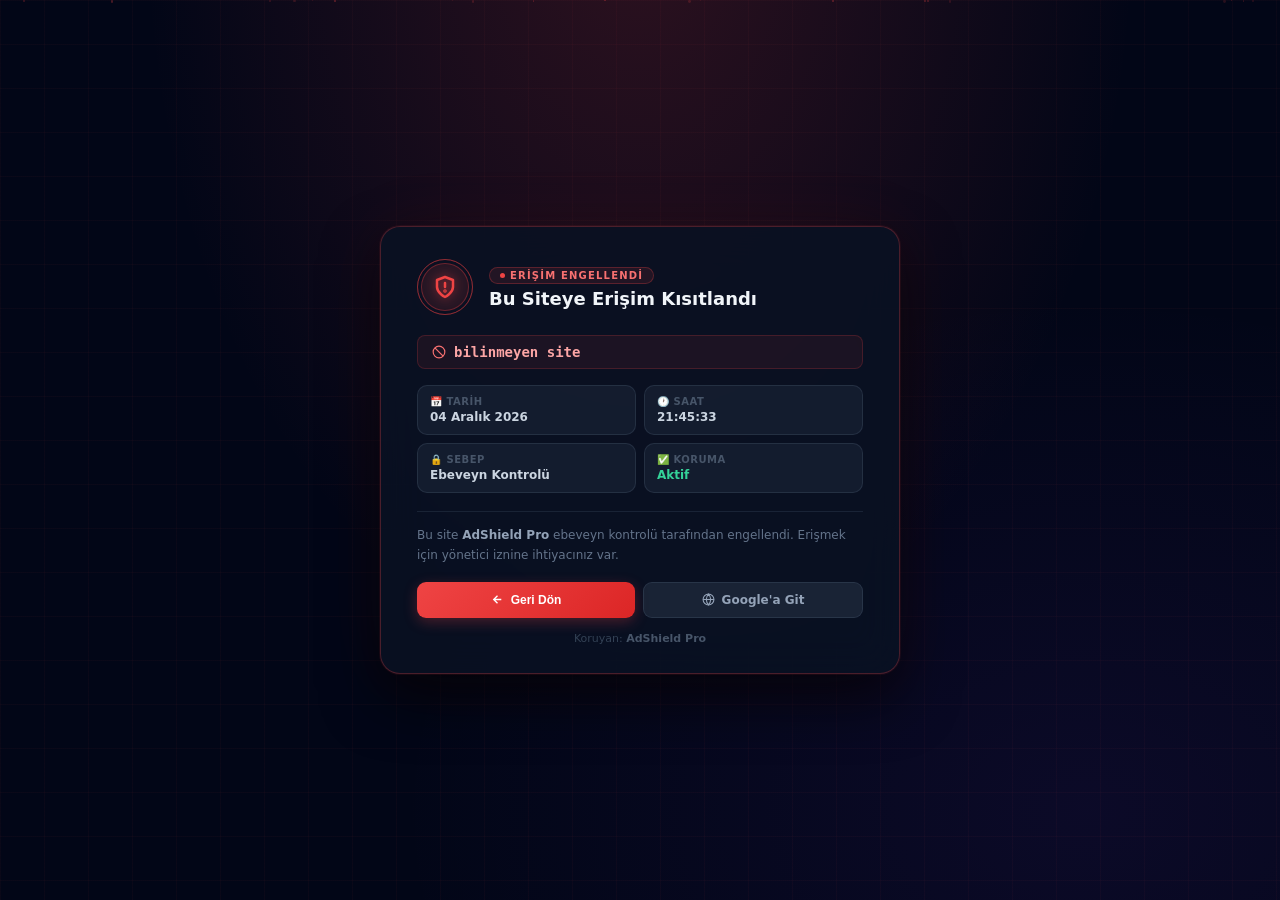
<file: popup/blocked.html>
<!doctype html>
<html lang="tr">
<head>
  <meta charset="utf-8" />
  <meta name="viewport" content="width=device-width, initial-scale=1" />
  <title>Erişim Engellendi — AdShield Pro</title>
  <style>
    * { margin: 0; padding: 0; box-sizing: border-box; }

    body {
      height: 100vh;
      background: #020617;
      display: flex;
      align-items: center;
      justify-content: center;
      font-family: 'Segoe UI', system-ui, sans-serif;
      overflow: hidden;
      color: #e2e8f0;
    }

    .bg {
      position: fixed; inset: 0;
      background:
        radial-gradient(ellipse at 50% -10%, rgba(239,68,68,0.18) 0%, transparent 55%),
        radial-gradient(ellipse at 85% 90%, rgba(124,58,237,0.08) 0%, transparent 45%),
        #020617;
    }

    .grid {
      position: fixed; inset: 0;
      background-image:
        linear-gradient(rgba(239,68,68,0.035) 1px, transparent 1px),
        linear-gradient(90deg, rgba(239,68,68,0.035) 1px, transparent 1px);
      background-size: 44px 44px;
      animation: gridMove 18s linear infinite;
    }
    @keyframes gridMove { to { transform: translateY(44px); } }

    .particles { position: fixed; inset: 0; pointer-events: none; }
    .particle {
      position: absolute; border-radius: 50%;
      background: rgba(239,68,68,0.55);
      animation: floatUp linear infinite;
    }
    @keyframes floatUp {
      0%   { transform: translateY(100vh) translateX(0); opacity: 0; }
      8%   { opacity: 1; }
      92%  { opacity: 1; }
      100% { transform: translateY(-8vh) translateX(var(--d)); opacity: 0; }
    }

    /* ── Card ── */
    .card {
      position: relative; z-index: 10;
      width: min(520px, 92vw);
      background: rgba(10, 18, 35, 0.88);
      border: 1px solid rgba(239,68,68,0.28);
      border-radius: 20px;
      padding: 32px 36px 28px;
      backdrop-filter: blur(22px);
      box-shadow: 0 0 0 1px rgba(239,68,68,0.08), 0 24px 56px rgba(0,0,0,0.65), 0 0 70px rgba(239,68,68,0.07);
      animation: cardIn .55s cubic-bezier(.34,1.56,.64,1) both;
    }
    @keyframes cardIn {
      from { opacity:0; transform: scale(.88) translateY(24px); }
      to   { opacity:1; transform: scale(1) translateY(0); }
    }

    /* ── Header row ── */
    .header-row {
      display: flex; align-items: center; gap: 16px; margin-bottom: 20px;
    }

    .shield-wrap {
      position: relative; flex-shrink: 0;
      width: 56px; height: 56px;
      display: flex; align-items: center; justify-content: center;
    }
    .ring {
      position: absolute; inset: 0; border-radius: 50%;
      border: 1.5px solid rgba(239,68,68,0.35);
      animation: pulseRing 2.2s ease-out infinite;
    }
    .ring:nth-child(2) { animation-delay: .7s; }
    @keyframes pulseRing {
      0%   { transform: scale(1); opacity: .7; }
      100% { transform: scale(1.9); opacity: 0; }
    }
    .shield-circle {
      position: relative; z-index: 1;
      width: 48px; height: 48px; border-radius: 50%;
      background: rgba(239,68,68,0.12);
      border: 1px solid rgba(239,68,68,0.35);
      display: flex; align-items: center; justify-content: center;
    }
    .shield-circle svg { filter: drop-shadow(0 0 6px rgba(239,68,68,.7)); }

    .header-text { flex: 1; }
    .badge {
      display: inline-flex; align-items: center; gap: 5px;
      background: rgba(239,68,68,0.1); border: 1px solid rgba(239,68,68,0.28);
      border-radius: 20px; padding: 2px 10px;
      font-size: 10px; font-weight: 700; color: #f87171;
      letter-spacing: 1.2px; text-transform: uppercase; margin-bottom: 4px;
    }
    .dot { width: 5px; height: 5px; background: #ef4444; border-radius: 50%; animation: blink 1s ease-in-out infinite; }
    @keyframes blink { 0%,100%{opacity:1} 50%{opacity:.15} }

    h1 { font-size: 18px; font-weight: 800; color: #f1f5f9; line-height: 1.25; white-space: nowrap; overflow: hidden; text-overflow: ellipsis; }

    /* ── Domain pill ── */
    .domain-pill {
      display: flex; align-items: center; gap: 8px;
      background: rgba(239,68,68,0.08); border: 1px solid rgba(239,68,68,0.2);
      border-radius: 8px; padding: 8px 14px; margin-bottom: 16px;
    }
    .domain-pill span { font-size: 14px; font-weight: 600; color: #fca5a5; font-family: monospace; word-break: break-all; }

    /* ── Info grid ── */
    .info-grid {
      display: grid; grid-template-columns: 1fr 1fr; gap: 8px; margin-bottom: 18px;
    }
    .info-box {
      background: rgba(30,41,59,0.55); border: 1px solid rgba(51,65,85,0.55);
      border-radius: 10px; padding: 10px 12px;
    }
    .ib-label { font-size: 10px; color: #475569; font-weight: 600; text-transform: uppercase; letter-spacing: .5px; margin-bottom: 3px; }
    .ib-val   { font-size: 12px; color: #cbd5e1; font-weight: 600; }
    .ib-val.green { color: #34d399; }

    /* ── Desc ── */
    .desc {
      font-size: 12px; color: #64748b; line-height: 1.65;
      border-top: 1px solid rgba(51,65,85,0.4);
      padding-top: 14px; margin-bottom: 16px;
    }
    .desc strong { color: #94a3b8; }

    /* ── Buttons ── */
    .btn-row { display: flex; gap: 8px; }
    .btn {
      flex: 1; display: inline-flex; align-items: center; justify-content: center; gap: 7px;
      padding: 10px 16px; border-radius: 9px; font-size: 12px; font-weight: 600;
      cursor: pointer; border: none; transition: all .18s; text-decoration: none;
    }
    .btn-red  { background: linear-gradient(135deg,#ef4444,#dc2626); color:#fff; box-shadow: 0 4px 14px rgba(239,68,68,.28); }
    .btn-red:hover  { transform: translateY(-1px); box-shadow: 0 6px 18px rgba(239,68,68,.38); }
    .btn-ghost { background: rgba(30,41,59,.8); color:#94a3b8; border:1px solid rgba(51,65,85,.6); }
    .btn-ghost:hover { background: rgba(51,65,85,.6); color:#e2e8f0; }

    /* ── Footer ── */
    .footer {
      margin-top: 14px; text-align: center;
      font-size: 11px; color: #334155;
    }
    .footer strong { color: #475569; }
  </style>
</head>
<body>
  <div class="bg"></div>
  <div class="grid"></div>
  <div class="particles" id="particles"></div>

  <div class="card">
    <!-- Header -->
    <div class="header-row">
      <div class="shield-wrap">
        <div class="ring"></div><div class="ring"></div>
        <div class="shield-circle">
          <svg viewBox="0 0 24 24" width="24" height="24" fill="none" stroke="#ef4444" stroke-width="2.5" stroke-linecap="round" stroke-linejoin="round">
            <path d="M12 22s8-4 8-10V5l-8-3-8 3v7c0 6 8 10 8 10z"/>
            <line x1="12" y1="8" x2="12" y2="12"/>
            <circle cx="12" cy="16" r=".5" fill="#ef4444"/>
          </svg>
        </div>
      </div>
      <div class="header-text">
        <div class="badge"><div class="dot"></div>ERİŞİM ENGELLENDİ</div>
        <h1>Bu Siteye Erişim Kısıtlandı</h1>
      </div>
    </div>

    <!-- Domain -->
    <div class="domain-pill">
      <svg viewBox="0 0 24 24" width="14" height="14" fill="none" stroke="#f87171" stroke-width="2"><circle cx="12" cy="12" r="10"/><line x1="4.93" y1="4.93" x2="19.07" y2="19.07"/></svg>
      <span id="domainDisplay">—</span>
    </div>

    <!-- Info grid -->
    <div class="info-grid">
      <div class="info-box">
        <div class="ib-label">📅 Tarih</div>
        <div class="ib-val" id="infoDate">—</div>
      </div>
      <div class="info-box">
        <div class="ib-label">🕐 Saat</div>
        <div class="ib-val" id="infoTime">—</div>
      </div>
      <div class="info-box">
        <div class="ib-label">🔒 Sebep</div>
        <div class="ib-val">Ebeveyn Kontrolü</div>
      </div>
      <div class="info-box">
        <div class="ib-label">✅ Koruma</div>
        <div class="ib-val green">Aktif</div>
      </div>
    </div>

    <!-- Desc -->
    <p class="desc">
      Bu site <strong>AdShield Pro</strong> ebeveyn kontrolü tarafından engellendi.
      Erişmek için yönetici iznine ihtiyacınız var.
    </p>

    <!-- Buttons -->
    <div class="btn-row">
      <button class="btn btn-red" onclick="history.back()">
        <svg viewBox="0 0 24 24" width="13" height="13" fill="none" stroke="currentColor" stroke-width="2.5"><path d="M19 12H5M12 5l-7 7 7 7"/></svg>
        Geri Dön
      </button>
      <a href="https://www.google.com" class="btn btn-ghost">
        <svg viewBox="0 0 24 24" width="13" height="13" fill="none" stroke="currentColor" stroke-width="2"><circle cx="12" cy="12" r="10"/><line x1="2" y1="12" x2="22" y2="12"/><path d="M12 2a15.3 15.3 0 014 10 15.3 15.3 0 01-4 10 15.3 15.3 0 01-4-10 15.3 15.3 0 014-10z"/></svg>
        Google'a Git
      </a>
    </div>

    <div class="footer">Koruyan: <strong>AdShield Pro</strong></div>
  </div>

  <script src="blocked.js"></script>
</body>
</html>
</file>
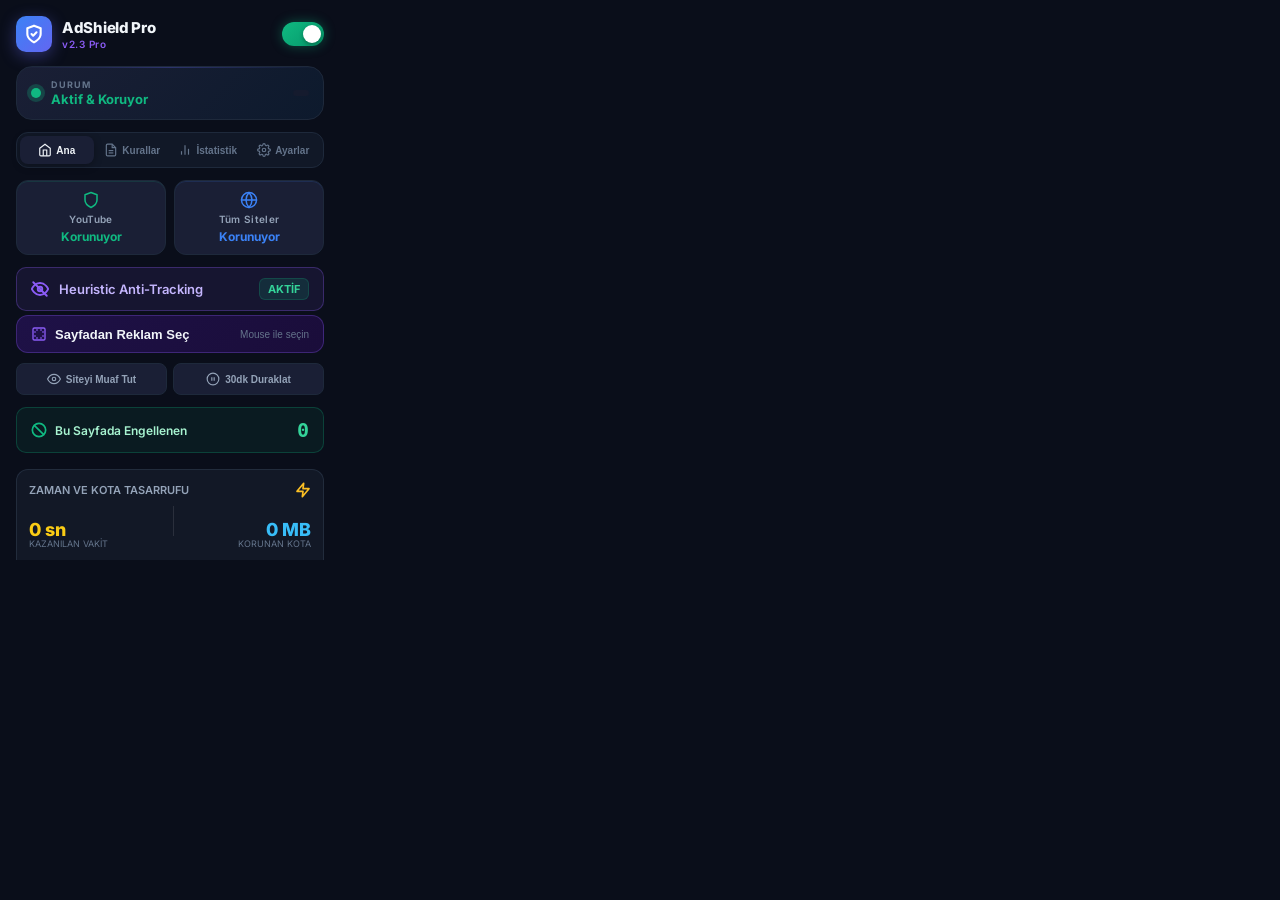
<file: popup/popup.html>
<!doctype html>
<html lang="tr">
<head>
    <meta charset="utf-8" />
    <meta name="viewport" content="width=device-width, initial-scale=1" />
    <title>AdShield Pro</title>
    <link rel="stylesheet" href="popup.css" />
    <link href="https://fonts.googleapis.com/css2?family=Inter:wght@400;500;600;700;800&display=swap" rel="stylesheet">
</head>
<body>
    <div class="container">
        <!-- Header -->
        <div class="header">
            <div class="logo">
                <svg viewBox="0 0 24 24" width="20" height="20" stroke="currentColor" stroke-width="2.5" fill="none" stroke-linecap="round" stroke-linejoin="round">
                    <path d="M12 22s8-4 8-10V5l-8-3-8 3v7c0 6 8 10 8 10z"></path>
                    <path d="M9 12l2 2 4-4"></path>
                </svg>
            </div>
            <div class="header-text">
                <h1 data-i18n="appName">AdShield Pro</h1>
                <span class="version">v2.3 Pro</span>
            </div>
            <label class="toggle-switch" id="mainToggle" title="Açma / Kapama">
                <input type="checkbox" checked />
                <span class="toggle-slider"></span>
            </label>
        </div>

        <!-- Status Card -->
        <div class="status-card" id="statusCard">
            <div class="pulse-dot" id="statusDot"></div>
            <div class="status-info">
                <span class="status-label" data-i18n="statusLabel">DURUM</span>
                <span class="status-value" id="statusText" data-i18n="statusActive">Aktif & Koruyor</span>
            </div>
            <div class="current-site" id="currentSite"></div>
        </div>

        <!-- Tab Navigation -->
        <div class="tab-nav">
            <button class="tab-btn active" data-tab="home" data-i18n="homeTab">
                <svg viewBox="0 0 24 24" width="14" height="14" fill="none" stroke="currentColor" stroke-width="2"><path d="M3 9l9-7 9 7v11a2 2 0 01-2 2H5a2 2 0 01-2-2z"/><polyline points="9 22 9 12 15 12 15 22"/></svg>
                Ana
            </button>
            <button class="tab-btn" data-tab="rules" data-i18n="rulesTab">
                <svg viewBox="0 0 24 24" width="14" height="14" fill="none" stroke="currentColor" stroke-width="2"><path d="M14 2H6a2 2 0 00-2 2v16a2 2 0 002 2h12a2 2 0 002-2V8z"/><polyline points="14 2 14 8 20 8"/><line x1="16" y1="13" x2="8" y2="13"/><line x1="16" y1="17" x2="8" y2="17"/></svg>
                Kurallar
            </button>
            <button class="tab-btn" data-tab="stats" data-i18n="statsTab">
                <svg viewBox="0 0 24 24" width="14" height="14" fill="none" stroke="currentColor" stroke-width="2"><line x1="18" y1="20" x2="18" y2="10"/><line x1="12" y1="20" x2="12" y2="4"/><line x1="6" y1="20" x2="6" y2="14"/></svg>
                İstatistik
            </button>
            <button class="tab-btn" data-tab="settings" data-i18n="settingsTab">
                <svg viewBox="0 0 24 24" width="14" height="14" fill="none" stroke="currentColor" stroke-width="2"><circle cx="12" cy="12" r="3"/><path d="M19.4 15a1.65 1.65 0 00.33 1.82l.06.06a2 2 0 010 2.83 2 2 0 01-2.83 0l-.06-.06a1.65 1.65 0 00-1.82-.33 1.65 1.65 0 00-1 1.51V21a2 2 0 01-4 0v-.09A1.65 1.65 0 009 19.4a1.65 1.65 0 00-1.82.33l-.06.06a2 2 0 01-2.83-2.83l.06-.06A1.65 1.65 0 004.68 15a1.65 1.65 0 00-1.51-1H3a2 2 0 010-4h.09A1.65 1.65 0 004.6 9a1.65 1.65 0 00-.33-1.82l-.06-.06a2 2 0 112.83-2.83l.06.06A1.65 1.65 0 009 4.68a1.65 1.65 0 001-1.51V3a2 2 0 014 0v.09a1.65 1.65 0 001 1.51 1.65 1.65 0 001.82-.33l.06-.06a2 2 0 012.83 2.83l-.06.06A1.65 1.65 0 0019.4 9a1.65 1.65 0 001.51 1H21a2 2 0 010 4h-.09a1.65 1.65 0 00-1.51 1z"/></svg>
                Ayarlar
            </button>
        </div>

        <!-- Tab: Home -->
        <div class="tab-content active" id="tab-home">
            <div class="stats-grid">
                <div class="stat-box glow-green" id="ytBox">
                    <svg viewBox="0 0 24 24" width="18" height="18" fill="none" stroke="#10b981" stroke-width="2" stroke-linecap="round" stroke-linejoin="round">
                        <path d="M12 22s8-4 8-10V5l-8-3-8 3v7c0 6 8 10 8 10z"></path>
                    </svg>
                    <span class="stat-title">YouTube</span>
                    <span class="stat-value text-green" id="ytStatus" data-i18n="protected">Korunuyor</span>
                </div>
                <div class="stat-box glow-blue" id="allSitesBox">
                    <svg viewBox="0 0 24 24" width="18" height="18" fill="none" stroke="#3b82f6" stroke-width="2" stroke-linecap="round" stroke-linejoin="round">
                        <circle cx="12" cy="12" r="10"></circle>
                        <line x1="2" y1="12" x2="22" y2="12"></line>
                        <path d="M12 2a15.3 15.3 0 014 10 15.3 15.3 0 01-4 10 15.3 15.3 0 01-4-10 15.3 15.3 0 014-10z"></path>
                    </svg>
                    <span class="stat-title">Tüm Siteler</span>
                    <span class="stat-value text-blue" id="allSitesStatus" data-i18n="protected">Korunuyor</span>
                </div>
            </div>

            <!-- Anti-Tracking Badge -->
            <div id="heuristicBadge" class="privacy-shield-container" style="margin-top: 12px; margin-bottom: 4px; background: rgba(139, 92, 246, 0.1); border: 1px solid rgba(139, 92, 246, 0.3); border-radius: 10px; padding: 10px 14px; display: flex; align-items: center; justify-content: space-between; gap: 10px;">
                <div style="display: flex; align-items: center; gap: 10px;">
                    <svg viewBox="0 0 24 24" width="18" height="18" fill="none" stroke="#8b5cf6" stroke-width="2.5" stroke-linecap="round" stroke-linejoin="round" style="flex-shrink: 0;">
                        <path d="M1 12s4-8 11-8 11 8 11 8-4 8-11 8-11-8-11-8z"></path>
                        <circle cx="12" cy="12" r="3"></circle>
                        <line x1="3" y1="3" x2="21" y2="21"></line>
                    </svg>
                    <span style="color:#c4b5fd; font-size:13px; font-weight:600;">Heuristic Anti-Tracking</span>
                </div>
                <div style="background: rgba(16, 185, 129, 0.15); color: #34d399; font-size: 11px; font-weight: 700; padding: 3px 8px; border-radius: 6px; border: 1px solid rgba(16, 185, 129, 0.2);">AKTİF</div>
            </div>

            <!-- AI Filter Badge -->
            <div id="aiActiveBadge" class="privacy-shield-container" style="display: none; margin-top: 4px; margin-bottom: 4px; background: rgba(59, 130, 246, 0.1); border: 1px solid rgba(59, 130, 246, 0.3); border-radius: 10px; padding: 10px 14px; align-items: center; justify-content: space-between; gap: 10px;">
                <div style="display: flex; align-items: center; gap: 10px;">
                    <svg viewBox="0 0 24 24" width="18" height="18" fill="none" stroke="#60a5fa" stroke-width="2.5" stroke-linecap="round" stroke-linejoin="round" style="flex-shrink: 0;">
                        <path d="M12 2v20M17 5H9.5a3.5 3.5 0 0 0 0 7h5a3.5 3.5 0 0 1 0 7H6"></path>
                    </svg>
                    <span style="color:#93c5fd; font-size:13px; font-weight:600;">AI Semantic Filter</span>
                </div>
                <div style="background: rgba(16, 185, 129, 0.15); color: #34d399; font-size: 11px; font-weight: 700; padding: 3px 8px; border-radius: 6px; border: 1px solid rgba(16, 185, 129, 0.2);">AKTİF</div>
            </div>

            <!-- Element Picker Button -->
            <button class="picker-btn" id="btnPicker">
                <svg viewBox="0 0 24 24" width="16" height="16" fill="none" stroke="currentColor" stroke-width="2">
                    <path d="M5 9l2 0"/><path d="M5 15l2 0"/>
                    <path d="M9 5l0 2"/><path d="M15 5l0 2"/>
                    <path d="M9 19l0-2"/><path d="M15 19l0-2"/>
                    <path d="M19 9l-2 0"/><path d="M19 15l-2 0"/>
                    <rect x="3" y="3" width="18" height="18" rx="2"/>
                </svg>
                <span data-i18n="pickElement">Sayfadan Reklam Seç</span>
                <span class="picker-hint" data-i18n="pickHint">Mouse ile seçin</span>
            </button>

            <!-- Quick Actions -->
            <div class="quick-actions">
                <button class="action-btn" id="btnWhitelistSite" title="Bu siteyi muaf tut">
                    <svg viewBox="0 0 24 24" width="14" height="14" fill="none" stroke="currentColor" stroke-width="2">
                        <path d="M1 12s4-8 11-8 11 8 11 8-4 8-11 8-11-8-11-8z"/><circle cx="12" cy="12" r="3"/>
                    </svg>
                    <span id="whitelistBtnText">Siteyi Muaf Tut</span>
                </button>
                <button class="action-btn" id="btnPause" title="Geçici duraklat">
                    <svg viewBox="0 0 24 24" width="14" height="14" fill="none" stroke="currentColor" stroke-width="2">
                        <circle cx="12" cy="12" r="10"/><line x1="10" y1="15" x2="10" y2="9"/><line x1="14" y1="15" x2="14" y2="9"/>
                    </svg>
                    <span id="pauseBtnText">30dk Duraklat</span>
                </button>
            </div>

            <!-- Bu Sayfada Engellenen -->
            <div id="pageBlockedPanel" style="margin-top: 12px; background: rgba(16, 185, 129, 0.08); border: 1px solid rgba(16, 185, 129, 0.25); border-radius: 10px; padding: 10px 14px; display: flex; align-items: center; justify-content: space-between;">
                <div style="display: flex; align-items: center; gap: 8px;">
                    <svg viewBox="0 0 24 24" width="16" height="16" fill="none" stroke="#10b981" stroke-width="2.5" stroke-linecap="round" stroke-linejoin="round">
                        <circle cx="12" cy="12" r="10"/><line x1="4.93" y1="4.93" x2="19.07" y2="19.07"/>
                    </svg>
                    <span style="font-size: 12px; color: #a7f3d0; font-weight: 600;">Bu Sayfada Engellenen</span>
                </div>
                <span id="pageBlockedCount" style="font-size: 20px; font-weight: 800; color: #34d399; font-family: monospace;">0</span>
            </div>

            <div class="gamification-panel" id="gamificationPanel" style="margin-top: 16px; background: rgba(30, 41, 59, 0.4); border: 1px solid rgba(51, 65, 85, 0.5); border-radius: 12px; padding: 12px; display: flex; flex-direction: column; gap: 8px;">
                <div style="display: flex; justify-content: space-between; align-items: center;">
                    <span style="font-size: 11px; color: #94a3b8; font-weight: 600; text-transform: uppercase;">Zaman ve Kota Tasarrufu</span>
                    <svg viewBox="0 0 24 24" width="16" height="16" fill="none" stroke="#fbbf24" stroke-width="2.5" stroke-linecap="round" stroke-linejoin="round">
                        <polygon points="13 2 3 14 12 14 11 22 21 10 12 10 13 2"></polygon>
                    </svg>
                </div>
                <div style="display: flex; justify-content: space-between; align-items: baseline;">
                    <div style="display: flex; flex-direction: column;">
                        <span id="savedTimeValue" style="font-size: 18px; font-weight: 800; color: #facc15;">0 sn</span>
                        <span style="font-size: 9px; color: #64748b; margin-top: -2px;" data-i18n="gamTime">KAZANILAN VAKİT</span>
                    </div>
                    <div style="width: 1px; height: 30px; background: rgba(255, 255, 255, 0.1);"></div>
                    <div style="display: flex; flex-direction: column; text-align: right;">
                        <span id="savedDataValue" style="font-size: 18px; font-weight: 800; color: #38bdf8;">0 MB</span>
                        <span style="font-size: 9px; color: #64748b; margin-top: -2px;" data-i18n="gamData">KORUNAN KOTA</span>
                    </div>
                </div>
                <div style="font-size: 10px; color: #94a3b8; text-align: center; margin-top: 4px; background: rgba(0,0,0,0.2); padding: 4px; border-radius: 6px;">
                    Toplam <span id="totalBlockedCount" style="color: #cbd5e1; font-weight: bold;">0</span> zararlı içerik durduruldu
                </div>
            </div>
        </div>

        <!-- Tab: Rules -->
        <div class="tab-content" id="tab-rules">
            <!-- Add Rule Form -->
            <div class="add-rule-section">
                <h3 class="section-title" data-i18n="addRule">Yeni Kural Ekle</h3>
                <div class="input-group">
                    <input type="text" id="inputSelector" placeholder="CSS Seçici (örn: .ad-banner)" class="input-field" data-i18n-placeholder="placeholderSelector" />
                </div>
                <div class="input-group">
                    <input type="text" id="inputDomain" placeholder="Domain (boş = tüm siteler)" class="input-field" data-i18n-placeholder="placeholderDomain" />
                </div>
                <div class="input-row">
                    <label class="checkbox-label">
                        <input type="checkbox" id="checkAllSites" />
                        <span data-i18n="applyAllSites">Tüm sitelerde uygula</span>
                    </label>
                    <button class="btn-primary" id="btnAddRule" data-i18n="addBtn">+ Ekle</button>
                </div>
            </div>

            <!-- Rules List -->
            <div class="rules-list-section">
                <div class="section-header">
                    <h3 class="section-title" data-i18n="customRules">Özel Kurallar</h3>
                    <span class="rule-count" id="ruleCount">0</span>
                </div>
                <!-- Kural Arama -->
                <div style="margin-bottom: 6px;">
                    <input type="text" id="inputRuleSearch" placeholder="🔍 Kural ara..." class="input-field" style="font-size: 11px; padding: 5px 10px;" />
                </div>
                <div class="rules-list" id="rulesList">
                    <div class="empty-state" id="emptyRules">
                        <svg viewBox="0 0 24 24" width="32" height="32" fill="none" stroke="#475569" stroke-width="1.5">
                            <path d="M14 2H6a2 2 0 00-2 2v16a2 2 0 002 2h12a2 2 0 002-2V8z"/><polyline points="14 2 14 8 20 8"/>
                        </svg>
                        <span data-i18n="noRules">Henüz özel kural yok</span>
                        <span class="empty-hint" data-i18n="emptyHint">Yukarıdan kural ekleyin veya "Sayfadan Reklam Seç" butonunu kullanın</span>
                    </div>
                </div>
            </div>

            <!-- Import/Export -->
            <div class="import-export">
                <button class="btn-sm" id="btnExport" data-i18n="export">📤 Dışa Aktar</button>
                <button class="btn-sm" id="btnImport" data-i18n="import">📥 İçe Aktar</button>
                <input type="file" id="fileImport" accept=".json" style="display:none" />
            </div>
        </div>

        <!-- Tab: Stats -->
        <div class="tab-content" id="tab-stats">
            <div class="stats-overview">
                <div class="stats-big-number">
                    <span class="big-number" id="statsTotalBlocked">0</span>
                    <span class="big-label" data-i18n="totalStatsLabel">Toplam Engellenen</span>
                </div>
                <div class="stats-today">
                    <span class="today-number" id="statsTodayBlocked">0</span>
                    <span class="today-label" data-i18n="todayStatsLabel">Bugün Engellenen</span>
                </div>
            </div>

            <!-- 7 Günlük Grafik -->
            <div style="margin: 12px 0 4px; background: rgba(30,41,59,0.5); border: 1px solid rgba(51,65,85,0.5); border-radius: 10px; padding: 10px 12px;">
                <div style="font-size: 10px; color: #64748b; font-weight: 600; text-transform: uppercase; margin-bottom: 8px;">Son 7 Gün</div>
                <div id="weeklyChart" style="display: flex; align-items: flex-end; gap: 4px; height: 48px;"></div>
                <div id="weeklyLabels" style="display: flex; gap: 4px; margin-top: 4px;"></div>
            </div>

            <h3 class="section-title" data-i18n="statsByDomain">Site Bazlı İstatistikler</h3>
            <div class="domain-stats-list" id="domainStatsList">
                <div class="empty-state">
                    <span data-i18n="noData">Henüz veri yok</span>
                </div>
            </div>

            <button class="btn-danger-sm" id="btnResetStats" data-i18n="resetStats">🗑️ İstatistikleri Sıfırla</button>
        </div>

        <!-- Tab: Settings -->
        <div class="tab-content" id="tab-settings">
            <h3 class="section-title" style="margin-top: 16px;" data-i18n="langTitle">Dil Seçimi (Language)</h3>
            <div class="setting-item" style="background: rgba(30, 41, 59, 0.5); padding: 12px; border-radius: 8px; border: 1px solid rgba(51, 65, 85, 0.5); display: flex; align-items: center; justify-content: space-between;">
                <span style="font-size: 13px; color: #e2e8f0;" data-i18n="langLabel">Görünüm Dili</span>
                <select id="selectLanguage" class="input-field" style="width: 100px; padding: 4px 8px; font-size: 12px; margin: 0; background: var(--bg-secondary); color: var(--text-primary); border: 1px solid var(--border-color);">
                    <option value="auto" data-i18n="langAuto">Otomatik (Cihaz)</option>
                    <option value="tr">Türkçe</option>
                    <option value="en">English</option>
                </select>
            </div>

            <h3 class="section-title" style="margin-top: 16px;" data-i18n="cloudTitle">Bulut Listeleri (Cloud Rules)</h3>
            <!-- Uyarı Banner -->
            <div style="background: rgba(239,68,68,0.1); border: 1px solid rgba(239,68,68,0.4); border-radius: 8px; padding: 10px 12px; margin-bottom: 8px; display: flex; gap: 8px; align-items: flex-start;">
              <span style="font-size: 16px; flex-shrink:0;">⚠️</span>
              <div style="font-size: 11px; color: #fca5a5; line-height: 1.6;">
                <strong style="color:#f87171; display:block; margin-bottom:3px;">Dikkat: Performans Uyarısı</strong>
                Çok fazla liste açmak Chrome'un <strong style="color:#fcd34d;">5.000 kural limitini</strong> aşabilir ve bazı kuralların yüklenmemesine neden olur. Aynı anda <strong style="color:#fcd34d;">en fazla 2–3 liste</strong> açmanız önerilir.<br/>
                Liste ekledikten veya değiştirdikten sonra mutlaka <strong style="color:#86efac;">"Güncelle" butonuna basın</strong> — aksi hâlde değişiklikler aktif olmaz.
              </div>
            </div>
            <div id="filterListsContainer" style="display: flex; flex-direction: column; gap: 6px; margin-bottom: 8px;">
              <!-- Filter list toggles rendered by JS -->
            </div>
            <!-- Custom List Add -->
            <div style="background: rgba(30, 41, 59, 0.5); padding: 10px; border-radius: 8px; border: 1px solid rgba(51, 65, 85, 0.5); margin-bottom: 6px;">
              <div style="font-size: 11px; color: #94a3b8; margin-bottom: 6px; font-weight: 600;">Özel Liste Ekle</div>
              <div class="input-group" style="margin-bottom: 4px;">
                <input type="text" id="inputCustomListName" placeholder="Liste adı (opsiyonel)" class="input-field" style="font-size: 11px; padding: 5px 8px;" />
              </div>
              <div class="input-group">
                <input type="text" id="inputCustomListUrl" placeholder="https://example.com/list.txt" class="input-field" style="font-size: 11px; padding: 5px 8px;" />
                <button class="btn-primary btn-sm-inline" id="btnAddCustomList" style="padding: 5px 10px; font-size: 11px; white-space: nowrap;">+ Ekle</button>
              </div>
            </div>
            <div id="customListsContainer" style="display: flex; flex-direction: column; gap: 4px; margin-bottom: 8px;"></div>
            <div style="display: flex; justify-content: flex-end;">
              <button class="btn-primary" id="btnUpdateCloud" style="padding: 6px 12px; font-size: 11px;" data-i18n="updateNow">Güncelle</button>
            </div>
            <div style="font-size: 10px; color: #64748b; margin-top: 4px;" id="cloudUpdateText">Son güncelleme: —</div>

            <h3 class="section-title" style="margin-top: 16px;" data-i18n="aiFilterTitle">Yapay Zeka (AI) İçerik Filtresi</h3>
            <div class="ai-filter-section" style="background: rgba(30, 41, 59, 0.5); padding: 12px; border-radius: 8px; border: 1px solid rgba(51, 65, 85, 0.5);">
                <div style="display: flex; justify-content: space-between; align-items: center; margin-bottom: 10px;">
                    <span style="font-size: 13px; color: #e2e8f0; font-weight: 500;" data-i18n="aiFilterModels">AI Filtresi (Gemini Modelleri)</span>
                    <label class="toggle-switch" title="AI Filtresi Aç/Kapat" style="transform: scale(0.85); margin: 0;">
                        <input type="checkbox" id="aiToggle" />
                        <span class="toggle-slider"></span>
                    </label>
                </div>
                <div class="input-group" style="margin-top: 8px;">
                    <input type="password" id="inputAiKey" placeholder="Gemini API Key Girin" class="input-field" style="font-size: 11px; padding: 6px 10px;" data-i18n-placeholder="placeholderAiKey" />
                    <button class="btn-primary btn-sm-inline" id="btnFetchModels" style="padding: 6px 10px; font-size: 11px; white-space: nowrap;" data-i18n="findModels">Modelleri Bul</button>
                </div>
                <div class="input-group" id="aiModelGroup" style="margin-top: 4px; display: none;">
                    <select id="selectAiModel" class="input-field" style="font-size: 11px; padding: 6px 10px; flex: 1; background: var(--bg-secondary); color: var(--text-primary); border: 1px solid var(--border-color); border-radius: 6px;">
                    </select>
                    <button class="btn-primary btn-sm-inline" id="btnAddAiKey" style="padding: 6px 10px; font-size: 11px;" data-i18n="addBtn">Ekle</button>
                </div>
                <div id="aiKeysList" style="margin-top: 8px; display: flex; flex-direction: column; gap: 4px;">
                    <!-- API Keys will be listed here -->
                </div>
                <div id="aiStatsDisplay" style="margin-top: 8px; display: none; justify-content: space-between; align-items: center; padding: 8px; background: rgba(59, 130, 246, 0.1); border: 1px solid rgba(59, 130, 246, 0.2); border-radius: 6px;">
                    <div style="display: flex; flex-direction: column; align-items: center; flex: 1;">
                        <span style="font-size: 10px; color: #94a3b8;" data-i18n="statToken">Tüketilen Token</span>
                        <span id="aiTokenCount" style="font-size: 14px; font-weight: bold; color: #60a5fa; font-family: monospace;">0</span>
                    </div>
                    <div style="width: 1px; height: 24px; background: rgba(59, 130, 246, 0.2);"></div>
                    <div style="display: flex; flex-direction: column; align-items: center; flex: 1;">
                        <span style="font-size: 10px; color: #94a3b8;" data-i18n="statBlocked">Engellenen Clickbait</span>
                        <span id="aiBlockedCount" style="font-size: 14px; font-weight: bold; color: #34d399; font-family: monospace;">0</span>
                    </div>
                </div>
                <div style="font-size: 10px; color: #94a3b8; margin-top: 8px; line-height: 1.4;" data-i18n="aiFilterDesc">
                    Clickbait haberleri ve gizli reklam bölümlerini gizler. Çoklu key-model ikilisi eklerseniz, biri kota aşımına (429) ulaşınca diğerine geçer.
                </div>
            </div>

            <h3 class="section-title" style="margin-top: 16px;" data-i18n="whitelistTitle">Beyaz Liste (Muaf Siteler)</h3>
            <div class="whitelist-section">
                <div class="input-group">
                    <input type="text" id="inputWhitelist" placeholder="Domain ekle (örn: example.com)" class="input-field" data-i18n-placeholder="placeholderWhitelist" />
                    <button class="btn-primary btn-sm-inline" id="btnAddWhitelist" data-i18n="addBtn">Ekle</button>
                </div>
                <div class="whitelist-items" id="whitelistItems">
                    <div class="empty-state" id="emptyWhitelist">
                        <span data-i18n="whitelistEmpty">Beyaz liste boş</span>
                    </div>
                </div>
            </div>

            <h3 class="section-title" style="margin-top: 16px;">🔒 Site Engelleme (Ebeveyn Kontrolü)</h3>
            <!-- Parental Control Toggle -->
            <div style="background: rgba(239,68,68,0.06); padding: 12px; border-radius: 8px; border: 1px solid rgba(239,68,68,0.2); margin-bottom: 8px;">
              <div style="display:flex; justify-content:space-between; align-items:center; margin-bottom:6px;">
                <div>
                  <div style="font-size:13px; font-weight:600; color:#fca5a5;">🛡️ Yetişkin İçerik Filtresi</div>
                  <div style="font-size:10px; color:#64748b; margin-top:2px;" id="parentalStatusText">100.000+ alan adı veritabanı</div>
                </div>
                <label class="toggle-switch" style="transform:scale(0.85); margin:0; flex-shrink:0;">
                  <input type="checkbox" id="parentalToggle" />
                  <span class="toggle-slider"></span>
                </label>
              </div>
              <div style="font-size:10px; color:#475569; line-height:1.5;">
                Aktif edildiğinde liste indirilir (~ilk açılışta birkaç saniye). Engellenen sitelere girildiğinde sayfa bulanıklaşır ve engel ekranına yönlendirilir.
              </div>
            </div>
            <div style="background: rgba(239,68,68,0.05); padding: 12px; border-radius: 8px; border: 1px solid rgba(239,68,68,0.2); margin-bottom: 6px;">
              <div class="input-group" style="margin-bottom: 6px;">
                <input type="text" id="inputBlockSite" placeholder="Domain (örn: tiktok.com)" class="input-field" style="font-size: 12px; padding: 6px 10px;" />
              </div>
              <div style="display: flex; align-items: center; gap: 8px; margin-bottom: 8px;">
                <span style="font-size: 11px; color: #94a3b8; white-space: nowrap;">Yönlendir:</span>
                <select id="selectBlockRedirect" class="input-field" style="font-size: 11px; padding: 4px 8px; flex:1; background: var(--bg-secondary); color: var(--text-primary); border: 1px solid var(--border-color);">
                  <option value="block">🛡️ Engel Sayfası (AdShield)</option>
                  <option value="google">🔍 Google'a Yönlendir</option>
                </select>
                <button class="btn-primary btn-sm-inline" id="btnAddBlockSite" style="padding: 5px 12px; font-size: 11px; white-space: nowrap; background: #dc2626;">+ Ekle</button>
              </div>
              <div id="blockedSitesList" style="display: flex; flex-direction: column; gap: 4px; max-height: 140px; overflow-y: auto;">
                <div id="emptyBlockedSites" style="font-size: 11px; color: #475569; text-align: center; padding: 8px;">Henüz engellenen site yok</div>
              </div>
              <div style="margin-top: 8px; padding: 8px 10px; background: rgba(15,23,42,0.6); border-radius: 6px; border: 1px solid rgba(51,65,85,0.4);">
                <div style="font-size: 10px; color: #64748b; font-weight: 600; margin-bottom: 5px; letter-spacing: 0.4px;">📌 PATTERN KULLANIMI</div>
                <div style="display: flex; flex-direction: column; gap: 3px;">
                  <div style="display:flex; gap:6px; align-items:baseline;">
                    <code style="font-size:10px; color:#f87171; background:rgba(239,68,68,0.1); padding:1px 5px; border-radius:3px; white-space:nowrap;">site.com</code>
                    <span style="font-size:10px; color:#475569;">→ site.com ve tüm subdomainleri (www, tr, m…)</span>
                  </div>
                  <div style="display:flex; gap:6px; align-items:baseline;">
                    <code style="font-size:10px; color:#f87171; background:rgba(239,68,68,0.1); padding:1px 5px; border-radius:3px; white-space:nowrap;">*.site.com</code>
                    <span style="font-size:10px; color:#475569;">→ sadece subdomainler (tr.site.com, m.site.com)</span>
                  </div>
                  <div style="display:flex; gap:6px; align-items:baseline;">
                    <code style="font-size:10px; color:#f87171; background:rgba(239,68,68,0.1); padding:1px 5px; border-radius:3px; white-space:nowrap;">*.site.*</code>
                    <span style="font-size:10px; color:#475569;">→ her uzantıda engelle (.net, .org, .co.uk…)</span>
                  </div>
                </div>
              </div>
            </div>

            <h3 class="section-title" style="margin-top: 16px;" data-i18n="pauseTitle">Geçici Duraklat</h3>
            <div class="pause-options">
                <button class="pause-btn" data-minutes="30" data-i18n="min30">30 dk</button>
                <button class="pause-btn" data-minutes="60" data-i18n="hour1">1 saat</button>
                <button class="pause-btn" data-minutes="180" data-i18n="hour3">3 saat</button>
                <button class="pause-btn" id="btnResumeNow" style="display:none;" data-i18n="resumeNow">▶ Devam Et</button>
            </div>
            <div class="pause-status" id="pauseStatus" style="display:none;">
                <span id="pauseStatusText"></span>
            </div>

            <!-- Zamanlanmış Duraklama -->
            <div style="margin-top: 10px; background: rgba(30,41,59,0.5); border: 1px solid rgba(51,65,85,0.5); border-radius: 8px; padding: 12px;">
                <div style="display:flex; justify-content:space-between; align-items:center; margin-bottom:8px;">
                    <span style="font-size:12px; color:#e2e8f0; font-weight:600;">⏰ Zamanlanmış Duraklama</span>
                    <label class="toggle-switch" style="transform:scale(0.8); margin:0;">
                        <input type="checkbox" id="scheduledPauseToggle" />
                        <span class="toggle-slider"></span>
                    </label>
                </div>
                <div id="scheduledPauseConfig" style="display:none; flex-direction:column; gap:6px;">
                    <div style="display:flex; align-items:center; gap:8px;">
                        <span style="font-size:11px; color:#94a3b8; width:50px;">Başlangıç</span>
                        <input type="time" id="scheduledPauseStart" value="09:00" class="input-field" style="font-size:11px; padding:4px 8px; width:90px;" />
                    </div>
                    <div style="display:flex; align-items:center; gap:8px;">
                        <span style="font-size:11px; color:#94a3b8; width:50px;">Bitiş</span>
                        <input type="time" id="scheduledPauseEnd" value="17:00" class="input-field" style="font-size:11px; padding:4px 8px; width:90px;" />
                    </div>
                    <button class="btn-primary" id="btnSaveScheduledPause" style="padding:5px 12px; font-size:11px; margin-top:2px;">Kaydet</button>
                    <div id="scheduledPauseStatus" style="font-size:10px; color:#64748b;"></div>
                </div>
            </div>

            <h3 class="section-title" style="margin-top: 16px;" data-i18n="footballTitle">Futbol & Canlı Yayın Ayarları</h3>
            <div class="football-settings-section" style="background: rgba(22, 101, 52, 0.1); padding: 12px; border-radius: 8px; border: 1px solid rgba(22, 101, 52, 0.3); display: flex; flex-direction: column; gap: 10px;">
                <div style="display: flex; justify-content: space-between; align-items: center;">
                    <span style="font-size: 11px; color: #e2e8f0; font-weight: 500;">Reklam Atlatma Süresi (sn)</span>
                    <input type="number" id="inputAdSkipDuration" value="15" min="1" max="60" class="input-field" style="width: 50px; padding: 4px; font-size: 11px; margin: 0; text-align: center;" />
                </div>
                <div style="display: flex; justify-content: space-between; align-items: center;">
                    <span style="font-size: 11px; color: #e2e8f0; font-weight: 500;">Otomatik Tıklama Sayısı</span>
                    <input type="number" id="inputAutoClickMax" value="1" min="1" max="10" class="input-field" style="width: 50px; padding: 4px; font-size: 11px; margin: 0; text-align: center;" />
                </div>
                <button class="btn-primary" id="btnSaveFootball" style="padding: 6px; font-size: 11px; background: #166534;">Ayarları Kaydet</button>
            </div>

            <div class="about-section">
                <p class="about-text" data-i18n="appName">AdShield Pro</p>
                <p class="about-sub" data-i18n="appSub">YouTube & tüm siteler için gelişmiş reklam engelleme</p>
            </div>
        </div>

        <!-- Status Message -->
        <div class="status-message" id="statusMessage">
            Tüm reklamlar engellenmiş durumda ✓
        </div>

        <!-- App Footer -->
        <div class="app-footer">
            <div class="author-info">
                Prepared by <span class="author-name">Gökhan TAYLAN</span>
            </div>
            <div class="social-links">
                <a href="http://instagram.com/ayzvisionstudio" target="_blank" title="Instagram" class="social-link instagram">
                    <svg viewBox="0 0 24 24" width="14" height="14" fill="none" stroke="currentColor" stroke-width="2" stroke-linecap="round" stroke-linejoin="round"><rect x="2" y="2" width="20" height="20" rx="5" ry="5"></rect><path d="M16 11.37A4 4 0 1 1 12.63 8 4 4 0 0 1 16 11.37z"></path><line x1="17.5" y1="6.5" x2="17.51" y2="6.5"></line></svg>
                </a>
                <a href="https://www.linkedin.com/in/gkhantyln/" target="_blank" title="LinkedIn" class="social-link linkedin">
                    <svg viewBox="0 0 24 24" width="14" height="14" fill="none" stroke="currentColor" stroke-width="2" stroke-linecap="round" stroke-linejoin="round"><path d="M16 8a6 6 0 0 1 6 6v7h-4v-7a2 2 0 0 0-2-2 2 2 0 0 0-2 2v7h-4v-7a6 6 0 0 1 6-6z"></path><rect x="2" y="9" width="4" height="12"></rect><circle cx="4" cy="4" r="2"></circle></svg>
                </a>
                <a href="mailto:tylngkhn@gmail.com" title="Email" class="social-link email">
                    <svg viewBox="0 0 24 24" width="14" height="14" fill="none" stroke="currentColor" stroke-width="2" stroke-linecap="round" stroke-linejoin="round"><path d="M4 4h16c1.1 0 2 .9 2 2v12c0 1.1-.9 2-2 2H4c-1.1 0-2-.9-2-2V6c0-1.1.9-2 2-2z"></path><polyline points="22,6 12,13 2,6"></polyline></svg>
                </a>
                <a href="https://t.me/llcoder" target="_blank" title="Telegram" class="social-link telegram">
                    <svg viewBox="0 0 24 24" width="14" height="14" fill="none" stroke="currentColor" stroke-width="2" stroke-linecap="round" stroke-linejoin="round"><line x1="22" y1="2" x2="11" y2="13"></line><polygon points="22 2 15 22 11 13 2 9 22 2"></polygon></svg>
                </a>
            </div>
        </div>
    </div>
    <script src="popup.js"></script>
</body>
</html>
</file>
<file: popup/popup.css>
/* ======================================================
   AdShield Pro v2.0 — Premium Dark Mode Popup CSS
   ====================================================== */

:root {
  --bg-primary: #0a0e1a;
  --bg-secondary: #111827;
  --bg-card: #1a1f35;
  --bg-card-hover: #222845;
  --bg-input: #151b2e;
  --border-primary: #1e293b;
  --border-secondary: #2d3a52;
  --border-accent: #3b82f6;
  --text-primary: #f1f5f9;
  --text-secondary: #94a3b8;
  --text-muted: #64748b;
  --text-dim: #475569;
  --accent-green: #10b981;
  --accent-green-glow: rgba(16, 185, 129, 0.15);
  --accent-blue: #3b82f6;
  --accent-blue-glow: rgba(59, 130, 246, 0.15);
  --accent-red: #ef4444;
  --accent-orange: #f59e0b;
  --accent-purple: #8b5cf6;
  --radius-sm: 8px;
  --radius-md: 12px;
  --radius-lg: 16px;
  --shadow-sm: 0 2px 8px rgba(0,0,0,0.3);
  --shadow-md: 0 4px 16px rgba(0,0,0,0.4);
  --shadow-lg: 0 8px 32px rgba(0,0,0,0.5);
  --transition: all 0.2s cubic-bezier(0.4, 0, 0.2, 1);
}

* {
  box-sizing: border-box;
}

body {
  margin: 0;
  font-family: 'Inter', -apple-system, BlinkMacSystemFont, "Segoe UI", Roboto, Helvetica, Arial, sans-serif;
  background: var(--bg-primary);
  color: var(--text-primary);
  user-select: none;
  -webkit-font-smoothing: antialiased;
}

.container {
  width: 340px;
  padding: 16px;
  max-height: 560px;
  overflow-y: auto;
}

.container::-webkit-scrollbar {
  width: 4px;
}
.container::-webkit-scrollbar-track {
  background: transparent;
}
.container::-webkit-scrollbar-thumb {
  background: var(--border-secondary);
  border-radius: 4px;
}

/* ── Header ─────────────────────────────── */
.header {
  display: flex;
  align-items: center;
  gap: 10px;
  margin-bottom: 14px;
}

.logo {
  background: linear-gradient(135deg, #3b82f6, #6366f1);
  color: white;
  width: 36px;
  height: 36px;
  border-radius: 10px;
  display: flex;
  align-items: center;
  justify-content: center;
  box-shadow: 0 4px 16px rgba(99, 102, 241, 0.4);
  flex-shrink: 0;
}

.header-text {
  display: flex;
  flex-direction: column;
  gap: 1px;
  flex: 1;
}

h1 {
  margin: 0;
  font-size: 15px;
  font-weight: 800;
  color: var(--text-primary);
  letter-spacing: -0.3px;
}

.version {
  font-size: 10px;
  color: var(--accent-purple);
  font-weight: 600;
  letter-spacing: 0.5px;
}

/* Toggle Switch */
.toggle-switch {
  position: relative;
  width: 42px;
  height: 24px;
  flex-shrink: 0;
}

.toggle-switch input {
  opacity: 0;
  width: 0;
  height: 0;
}

.toggle-slider {
  position: absolute;
  cursor: pointer;
  top: 0;
  left: 0;
  right: 0;
  bottom: 0;
  background: #334155;
  border-radius: 24px;
  transition: var(--transition);
}

.toggle-slider:before {
  content: '';
  position: absolute;
  height: 18px;
  width: 18px;
  left: 3px;
  bottom: 3px;
  background: white;
  border-radius: 50%;
  transition: var(--transition);
  box-shadow: 0 2px 4px rgba(0,0,0,0.3);
}

.toggle-switch input:checked + .toggle-slider {
  background: linear-gradient(135deg, #10b981, #059669);
  box-shadow: 0 0 12px rgba(16, 185, 129, 0.4);
}

.toggle-switch input:checked + .toggle-slider:before {
  transform: translateX(18px);
}

/* ── Status Card ────────────────────────── */
.status-card {
  background: linear-gradient(135deg, var(--bg-card), #0d1a2d);
  border: 1px solid var(--border-primary);
  border-radius: var(--radius-lg);
  padding: 12px 14px;
  display: flex;
  align-items: center;
  gap: 10px;
  margin-bottom: 12px;
  position: relative;
  overflow: hidden;
}

.status-card::before {
  content: '';
  position: absolute;
  top: 0;
  left: 0;
  right: 0;
  height: 1px;
  background: linear-gradient(90deg, transparent, rgba(99,102,241,0.3), transparent);
}

.status-card.disabled {
  border-color: rgba(239, 68, 68, 0.3);
}

.pulse-dot {
  width: 10px;
  height: 10px;
  border-radius: 50%;
  background: var(--accent-green);
  flex-shrink: 0;
  position: relative;
}

.pulse-dot.off {
  background: var(--accent-red);
}

.pulse-dot::after {
  content: '';
  position: absolute;
  top: -4px;
  left: -4px;
  width: 18px;
  height: 18px;
  border-radius: 50%;
  background: rgba(16, 185, 129, 0.25);
  animation: pulse 2s ease-in-out infinite;
}

.pulse-dot.off::after {
  background: rgba(239, 68, 68, 0.25);
}

@keyframes pulse {
  0%, 100% { transform: scale(1); opacity: 1; }
  50% { transform: scale(1.4); opacity: 0.4; }
}

.status-info {
  display: flex;
  flex-direction: column;
  gap: 1px;
  flex: 1;
}

.status-label {
  font-size: 9px;
  color: var(--text-muted);
  font-weight: 700;
  text-transform: uppercase;
  letter-spacing: 1px;
}

.status-value {
  font-size: 13px;
  font-weight: 700;
  color: var(--accent-green);
}

.status-value.off {
  color: var(--accent-red);
}

.current-site {
  font-size: 10px;
  color: var(--text-muted);
  background: var(--bg-input);
  padding: 3px 8px;
  border-radius: 6px;
  max-width: 120px;
  overflow: hidden;
  text-overflow: ellipsis;
  white-space: nowrap;
}

/* ── Tab Navigation ─────────────────────── */
.tab-nav {
  display: flex;
  gap: 2px;
  background: var(--bg-secondary);
  border-radius: var(--radius-md);
  padding: 3px;
  margin-bottom: 12px;
  border: 1px solid var(--border-primary);
}

.tab-btn {
  flex: 1;
  display: flex;
  align-items: center;
  justify-content: center;
  gap: 4px;
  padding: 7px 4px;
  border: none;
  background: transparent;
  color: var(--text-muted);
  font-size: 10px;
  font-weight: 600;
  border-radius: var(--radius-sm);
  cursor: pointer;
  transition: var(--transition);
  white-space: nowrap;
}

.tab-btn:hover {
  color: var(--text-secondary);
  background: rgba(255,255,255,0.04);
}

.tab-btn.active {
  background: var(--bg-card);
  color: var(--text-primary);
  box-shadow: var(--shadow-sm);
}

.tab-btn svg {
  flex-shrink: 0;
}

/* ── Tab Content ────────────────────────── */
.tab-content {
  display: none;
  animation: fadeIn 0.2s ease;
}

.tab-content.active {
  display: block;
}

@keyframes fadeIn {
  from { opacity: 0; transform: translateY(4px); }
  to { opacity: 1; transform: translateY(0); }
}

/* ── Stats Grid (Home) ──────────────────── */
.stats-grid {
  display: flex;
  gap: 8px;
  margin-bottom: 10px;
}

.stat-box {
  flex: 1;
  background: var(--bg-card);
  border: 1px solid var(--border-primary);
  border-radius: var(--radius-md);
  padding: 10px 8px;
  text-align: center;
  display: flex;
  flex-direction: column;
  align-items: center;
  gap: 4px;
  transition: var(--transition);
}

.stat-box:hover {
  border-color: var(--border-secondary);
  transform: translateY(-1px);
}

.stat-box.glow-green {
  box-shadow: inset 0 1px 0 var(--accent-green-glow);
}
.stat-box.glow-blue {
  box-shadow: inset 0 1px 0 var(--accent-blue-glow);
}

.stat-title {
  display: block;
  font-size: 10px;
  color: var(--text-secondary);
  font-weight: 600;
  letter-spacing: 0.3px;
}

.stat-value {
  display: block;
  font-size: 12px;
  font-weight: 700;
}

.text-green { color: var(--accent-green); }
.text-blue { color: var(--accent-blue); }
.text-red { color: var(--accent-red); }

/* ── Picker Button ──────────────────────── */
.picker-btn {
  width: 100%;
  display: flex;
  align-items: center;
  gap: 8px;
  padding: 10px 14px;
  background: linear-gradient(135deg, #1e1147, #1a0d3a);
  border: 1px solid rgba(139, 92, 246, 0.3);
  border-radius: var(--radius-md);
  color: var(--text-primary);
  font-size: 13px;
  font-weight: 600;
  cursor: pointer;
  transition: var(--transition);
  margin-bottom: 10px;
}

.picker-btn:hover {
  background: linear-gradient(135deg, #2d1a60, #241050);
  border-color: rgba(139, 92, 246, 0.5);
  box-shadow: 0 4px 20px rgba(139, 92, 246, 0.2);
  transform: translateY(-1px);
}

.picker-btn:active {
  transform: translateY(0);
}

.picker-btn svg {
  color: var(--accent-purple);
  flex-shrink: 0;
}

.picker-hint {
  margin-left: auto;
  font-size: 10px;
  color: var(--text-muted);
  font-weight: 500;
}

/* ── Quick Actions ──────────────────────── */
.quick-actions {
  display: flex;
  gap: 6px;
  margin-bottom: 10px;
}

.action-btn {
  flex: 1;
  display: flex;
  align-items: center;
  justify-content: center;
  gap: 5px;
  padding: 8px 6px;
  background: var(--bg-card);
  border: 1px solid var(--border-primary);
  border-radius: var(--radius-sm);
  color: var(--text-secondary);
  font-size: 10px;
  font-weight: 600;
  cursor: pointer;
  transition: var(--transition);
}

.action-btn:hover {
  background: var(--bg-card-hover);
  color: var(--text-primary);
  border-color: var(--border-secondary);
}

.action-btn.active-wl {
  background: rgba(245, 158, 11, 0.1);
  border-color: rgba(245, 158, 11, 0.3);
  color: var(--accent-orange);
}

/* ── Total Blocked ──────────────────────── */
.total-blocked {
  text-align: center;
  padding: 8px 0 4px;
}

.total-number {
  display: block;
  font-size: 28px;
  font-weight: 800;
  background: linear-gradient(135deg, var(--accent-green), var(--accent-blue));
  -webkit-background-clip: text;
  -webkit-text-fill-color: transparent;
  background-clip: text;
  line-height: 1.1;
}

.total-label {
  font-size: 10px;
  color: var(--text-muted);
  font-weight: 500;
}

/* ── Rules Tab ──────────────────────────── */
.section-title {
  font-size: 12px;
  font-weight: 700;
  color: var(--text-secondary);
  margin: 0 0 8px;
  text-transform: uppercase;
  letter-spacing: 0.5px;
}

.section-header {
  display: flex;
  align-items: center;
  justify-content: space-between;
  margin-bottom: 8px;
}

.section-header .section-title {
  margin: 0;
}

.rule-count {
  background: var(--accent-blue);
  color: white;
  font-size: 10px;
  font-weight: 700;
  padding: 2px 8px;
  border-radius: 10px;
  min-width: 20px;
  text-align: center;
}

.add-rule-section {
  background: var(--bg-card);
  border: 1px solid var(--border-primary);
  border-radius: var(--radius-md);
  padding: 12px;
  margin-bottom: 12px;
}

.input-group {
  margin-bottom: 8px;
  display: flex;
  gap: 6px;
}

.input-field {
  width: 100%;
  padding: 8px 10px;
  background: var(--bg-input);
  border: 1px solid var(--border-primary);
  border-radius: var(--radius-sm);
  color: var(--text-primary);
  font-size: 12px;
  font-family: 'Inter', sans-serif;
  outline: none;
  transition: var(--transition);
}

.input-field:focus {
  border-color: var(--accent-blue);
  box-shadow: 0 0 0 3px rgba(59, 130, 246, 0.1);
}

.input-field::placeholder {
  color: var(--text-dim);
}

.input-row {
  display: flex;
  align-items: center;
  justify-content: space-between;
}

.checkbox-label {
  display: flex;
  align-items: center;
  gap: 6px;
  font-size: 11px;
  color: var(--text-secondary);
  cursor: pointer;
}

.checkbox-label input[type="checkbox"] {
  accent-color: var(--accent-blue);
  width: 14px;
  height: 14px;
}

.btn-primary {
  padding: 7px 14px;
  background: linear-gradient(135deg, var(--accent-blue), #2563eb);
  color: white;
  border: none;
  border-radius: var(--radius-sm);
  font-size: 12px;
  font-weight: 700;
  cursor: pointer;
  transition: var(--transition);
  white-space: nowrap;
}

.btn-primary:hover {
  box-shadow: 0 4px 12px rgba(59, 130, 246, 0.4);
  transform: translateY(-1px);
}

/* Rules List */
.rules-list-section {
  margin-bottom: 12px;
}

.rules-list {
  max-height: 200px;
  overflow-y: auto;
  display: flex;
  flex-direction: column;
  gap: 4px;
}

.rules-list::-webkit-scrollbar {
  width: 3px;
}
.rules-list::-webkit-scrollbar-thumb {
  background: var(--border-secondary);
  border-radius: 3px;
}

.rule-item {
  display: flex;
  align-items: center;
  gap: 8px;
  padding: 8px 10px;
  background: var(--bg-card);
  border: 1px solid var(--border-primary);
  border-radius: var(--radius-sm);
  transition: var(--transition);
  animation: slideIn 0.2s ease;
}

@keyframes slideIn {
  from { opacity: 0; transform: translateX(-8px); }
  to { opacity: 1; transform: translateX(0); }
}

.rule-item:hover {
  border-color: var(--border-secondary);
}

.rule-item.disabled {
  opacity: 0.4;
}

.rule-selector {
  flex: 1;
  font-size: 11px;
  font-family: 'Consolas', 'Courier New', monospace;
  color: var(--accent-purple);
  overflow: hidden;
  text-overflow: ellipsis;
  white-space: nowrap;
}

.rule-domain {
  font-size: 9px;
  color: var(--text-muted);
  background: var(--bg-input);
  padding: 2px 6px;
  border-radius: 4px;
  white-space: nowrap;
}

.rule-source {
  font-size: 8px;
  padding: 1px 5px;
  border-radius: 4px;
  font-weight: 600;
}

.rule-source.picker {
  background: rgba(139, 92, 246, 0.15);
  color: var(--accent-purple);
}

.rule-source.manual {
  background: rgba(59, 130, 246, 0.15);
  color: var(--accent-blue);
}

.rule-source.import {
  background: rgba(245, 158, 11, 0.15);
  color: var(--accent-orange);
}

.rule-toggle {
  width: 14px;
  height: 14px;
  accent-color: var(--accent-green);
  cursor: pointer;
}

.rule-delete {
  background: none;
  border: none;
  color: var(--text-dim);
  cursor: pointer;
  padding: 2px;
  font-size: 14px;
  line-height: 1;
  transition: var(--transition);
  border-radius: 4px;
}

.rule-delete:hover {
  color: var(--accent-red);
  background: rgba(239, 68, 68, 0.1);
}

.empty-state {
  display: flex;
  flex-direction: column;
  align-items: center;
  gap: 6px;
  padding: 20px;
  color: var(--text-dim);
  font-size: 12px;
  text-align: center;
}

.empty-hint {
  font-size: 10px;
  color: var(--text-dim);
  max-width: 200px;
}

/* Import/Export */
.import-export {
  display: flex;
  gap: 6px;
}

.btn-sm {
  flex: 1;
  padding: 7px 10px;
  background: var(--bg-card);
  border: 1px solid var(--border-primary);
  border-radius: var(--radius-sm);
  color: var(--text-secondary);
  font-size: 11px;
  font-weight: 600;
  cursor: pointer;
  transition: var(--transition);
}

.btn-sm:hover {
  border-color: var(--border-secondary);
  background: var(--bg-card-hover);
  color: var(--text-primary);
}

.btn-sm-inline {
  padding: 7px 12px;
  font-size: 11px;
}

/* ── Stats Tab ──────────────────────────── */
.stats-overview {
  display: flex;
  gap: 8px;
  margin-bottom: 14px;
}

.stats-big-number, .stats-today {
  flex: 1;
  background: var(--bg-card);
  border: 1px solid var(--border-primary);
  border-radius: var(--radius-md);
  padding: 14px;
  text-align: center;
}

.big-number {
  display: block;
  font-size: 28px;
  font-weight: 800;
  background: linear-gradient(135deg, var(--accent-green), #059669);
  -webkit-background-clip: text;
  -webkit-text-fill-color: transparent;
  background-clip: text;
  line-height: 1.2;
}

.big-label, .today-label {
  font-size: 10px;
  color: var(--text-muted);
  font-weight: 500;
}

.today-number {
  display: block;
  font-size: 28px;
  font-weight: 800;
  color: var(--accent-blue);
  line-height: 1.2;
}

.domain-stats-list {
  display: flex;
  flex-direction: column;
  gap: 4px;
  max-height: 180px;
  overflow-y: auto;
  margin-bottom: 10px;
}

.domain-stat-item {
  display: flex;
  align-items: center;
  justify-content: space-between;
  padding: 6px 10px;
  background: var(--bg-card);
  border: 1px solid var(--border-primary);
  border-radius: var(--radius-sm);
}

.domain-name {
  font-size: 11px;
  color: var(--text-secondary);
  overflow: hidden;
  text-overflow: ellipsis;
  white-space: nowrap;
  max-width: 200px;
}

.domain-count {
  font-size: 12px;
  font-weight: 700;
  color: var(--accent-green);
}

.btn-danger-sm {
  width: 100%;
  padding: 7px;
  background: rgba(239, 68, 68, 0.08);
  border: 1px solid rgba(239, 68, 68, 0.2);
  border-radius: var(--radius-sm);
  color: var(--accent-red);
  font-size: 11px;
  font-weight: 600;
  cursor: pointer;
  transition: var(--transition);
}

.btn-danger-sm:hover {
  background: rgba(239, 68, 68, 0.15);
  border-color: rgba(239, 68, 68, 0.4);
}

/* ── Settings Tab ───────────────────────── */
.whitelist-section {
  margin-bottom: 12px;
}

.whitelist-items {
  display: flex;
  flex-direction: column;
  gap: 4px;
  max-height: 120px;
  overflow-y: auto;
}

.whitelist-item {
  display: flex;
  align-items: center;
  justify-content: space-between;
  padding: 6px 10px;
  background: var(--bg-card);
  border: 1px solid var(--border-primary);
  border-radius: var(--radius-sm);
}

.whitelist-domain {
  font-size: 12px;
  color: var(--text-secondary);
}

.whitelist-remove {
  background: none;
  border: none;
  color: var(--text-dim);
  cursor: pointer;
  font-size: 14px;
  padding: 2px 4px;
  border-radius: 4px;
  transition: var(--transition);
}

.whitelist-remove:hover {
  color: var(--accent-red);
  background: rgba(239, 68, 68, 0.1);
}

.pause-options {
  display: flex;
  gap: 6px;
  margin-bottom: 8px;
}

.pause-btn {
  flex: 1;
  padding: 7px 8px;
  background: var(--bg-card);
  border: 1px solid var(--border-primary);
  border-radius: var(--radius-sm);
  color: var(--text-secondary);
  font-size: 11px;
  font-weight: 600;
  cursor: pointer;
  transition: var(--transition);
}

.pause-btn:hover {
  border-color: var(--accent-orange);
  color: var(--accent-orange);
  background: rgba(245, 158, 11, 0.08);
}

.pause-status {
  padding: 8px 12px;
  background: rgba(245, 158, 11, 0.08);
  border: 1px solid rgba(245, 158, 11, 0.2);
  border-radius: var(--radius-sm);
  font-size: 11px;
  color: var(--accent-orange);
  text-align: center;
  font-weight: 600;
  margin-bottom: 12px;
}

.about-section {
  margin-top: 16px;
  text-align: center;
  padding: 12px;
  background: var(--bg-card);
  border: 1px solid var(--border-primary);
  border-radius: var(--radius-md);
}

.about-text {
  margin: 0;
  font-size: 12px;
  font-weight: 700;
  color: var(--text-primary);
}

.about-sub {
  margin: 4px 0 0;
  font-size: 10px;
  color: var(--text-muted);
}

/* ── Status Message ─────────────────────── */
.status-message {
  text-align: center;
  font-size: 10px;
  color: var(--text-dim);
  font-weight: 500;
  padding-top: 8px;
  margin-top: 6px;
}

/* ── App Footer ─────────────────────────── */
.app-footer {
  margin-top: 12px;
  padding-top: 12px;
  border-top: 1px solid var(--border-primary);
  display: flex;
  flex-direction: column;
  align-items: center;
  gap: 8px;
}

.author-info {
  font-size: 10px;
  color: var(--text-muted);
}

.author-name {
  color: var(--text-secondary);
  font-weight: 700;
}

.social-links {
  display: flex;
  gap: 12px;
  align-items: center;
}

.social-link {
  color: var(--text-dim);
  transition: var(--transition);
  display: flex;
  align-items: center;
  justify-content: center;
}

.social-link:hover {
  color: var(--text-primary);
  transform: translateY(-2px);
}

.social-link.instagram:hover { color: #E1306C; }
.social-link.linkedin:hover { color: #0077B5; }
.social-link.email:hover { color: #EA4335; }
.social-link.telegram:hover { color: #0088cc; }

/* ── Animations ─────────────────────────── */
@keyframes shimmer {
  0% { background-position: -200% center; }
  100% { background-position: 200% center; }
}

.shimmer-text {
  background: linear-gradient(90deg, var(--text-primary), var(--accent-blue), var(--text-primary));
  background-size: 200%;
  -webkit-background-clip: text;
  -webkit-text-fill-color: transparent;
  animation: shimmer 3s ease infinite;
}
</file>
